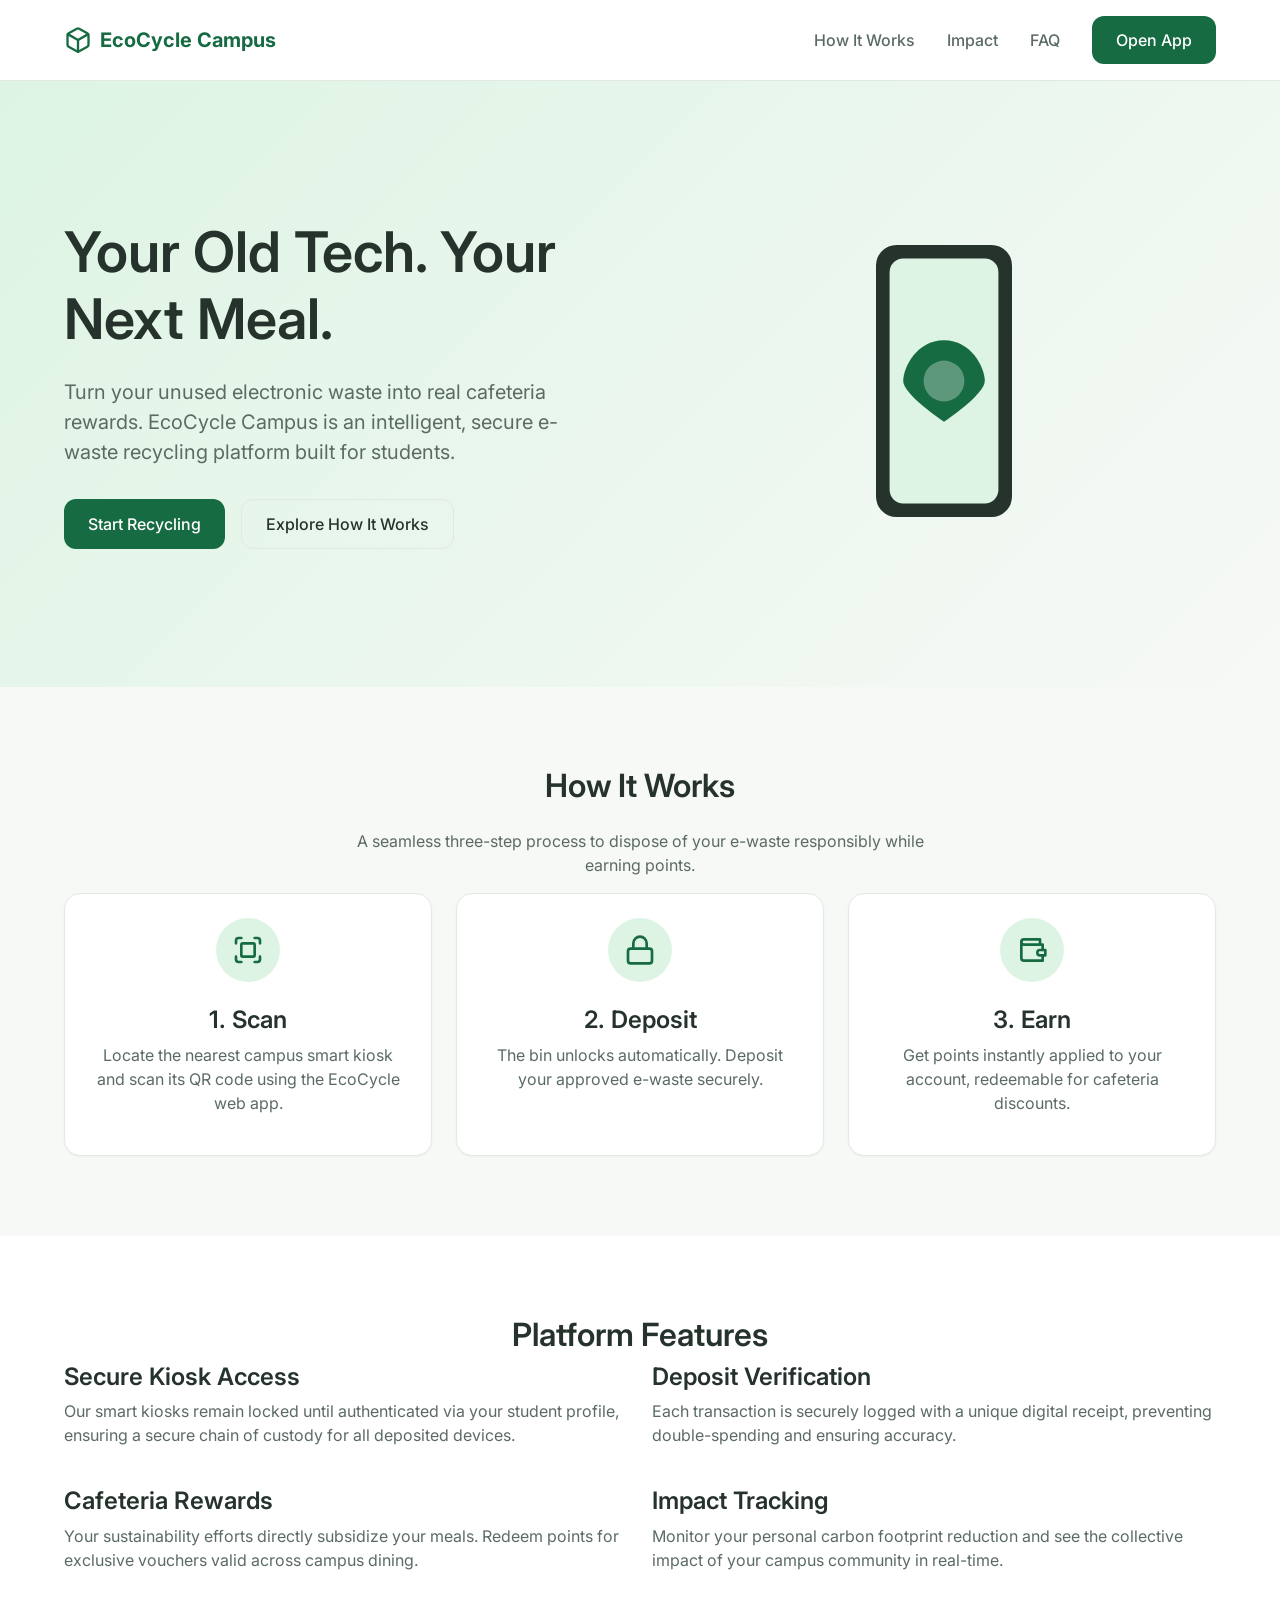
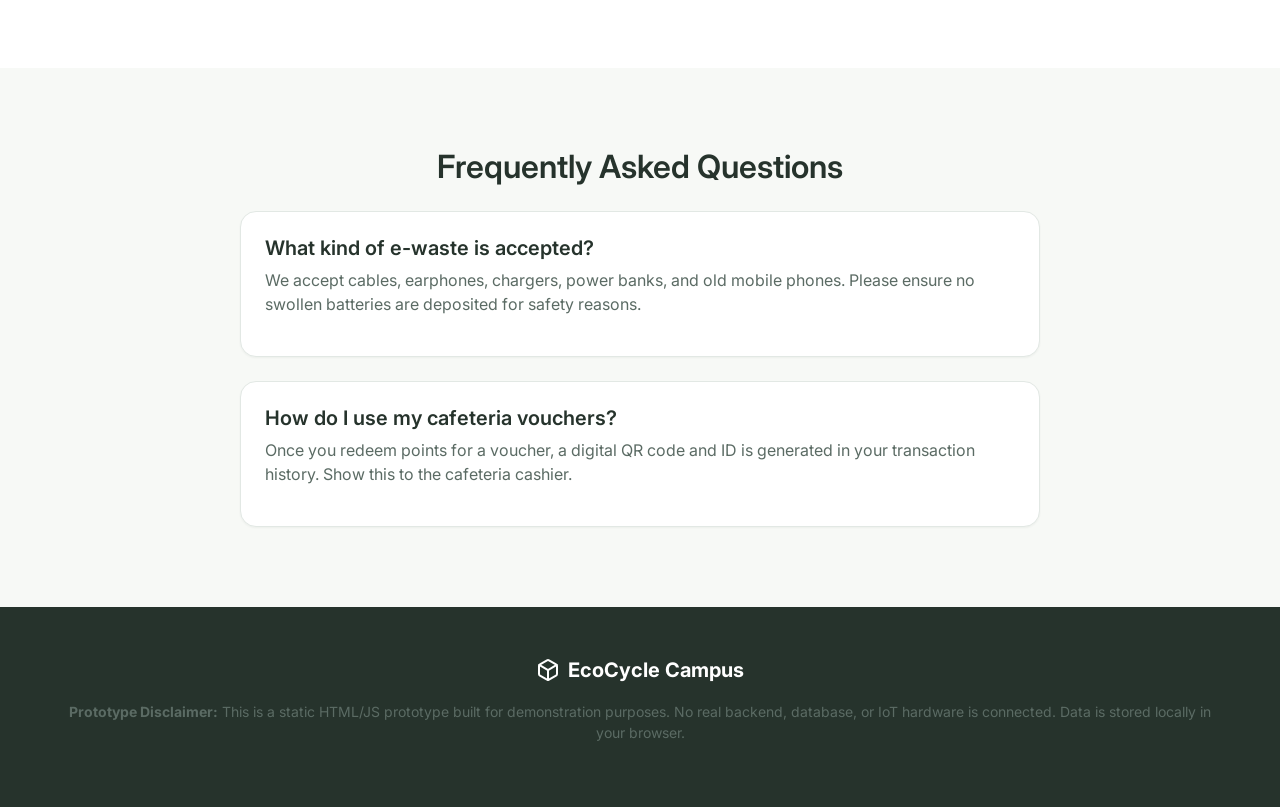
<file: index.html>
<!DOCTYPE html>
<html lang="en">
<head>
  <meta charset="UTF-8">
  <meta name="viewport" content="width=device-width, initial-scale=1.0">
  <title>EcoCycle Campus | Your Old Tech. Your Next Meal.</title>
  <link rel="stylesheet" href="css/style.css">
</head>
<body data-page="landing">
  <header class="landing-header">
    <div class="sidebar-logo">
      <svg width="28" height="28" viewBox="0 0 24 24" fill="none" stroke="currentColor" stroke-width="2" stroke-linecap="round" stroke-linejoin="round"><path d="M21 16V8a2 2 0 0 0-1-1.73l-7-4a2 2 0 0 0-2 0l-7 4A2 2 0 0 0 3 8v8a2 2 0 0 0 1 1.73l7 4a2 2 0 0 0 2 0l7-4A2 2 0 0 0 21 16z"></path><polyline points="3.27 6.96 12 12.01 20.73 6.96"></polyline><line x1="12" y1="22.08" x2="12" y2="12"></line></svg>
      EcoCycle Campus
    </div>
    <nav class="landing-nav">
      <a href="#how-it-works">How It Works</a>
      <a href="#impact">Impact</a>
      <a href="#faq">FAQ</a>
      <a href="dashboard.html" class="btn btn-primary">Open App</a>
    </nav>
  </header>

  <main>
    <section class="hero">
      <div>
        <h1>Your Old Tech. Your Next Meal.</h1>
        <p>Turn your unused electronic waste into real cafeteria rewards. EcoCycle Campus is an intelligent, secure e-waste recycling platform built for students.</p>
        <div class="flex gap-4">
          <a href="dashboard.html" class="btn btn-primary">Start Recycling</a>
          <a href="#how-it-works" class="btn btn-outline">Explore How It Works</a>
        </div>
      </div>
      <div>
        <!-- Hero Illustration using a nice svg structure -->
        <svg viewBox="0 0 400 300" width="100%" height="100%" xmlns="http://www.w3.org/2000/svg">
          <rect width="400" height="300" fill="transparent" />
          <!-- Abstract Device / Leaf composition -->
          <rect x="150" y="50" width="100" height="200" rx="15" fill="var(--dark-charcoal)" />
          <rect x="160" y="60" width="80" height="180" rx="10" fill="var(--mint-green)" />
          <path d="M200 120 C 180 120, 170 140, 170 150 C 170 160, 200 180, 200 180 C 200 180, 230 160, 230 150 C 230 140, 220 120, 200 120 Z" fill="var(--forest-green)"/>
          <circle cx="200" cy="150" r="15" fill="white" opacity="0.3" />
        </svg>
      </div>
    </section>

    <section id="how-it-works" style="padding: 5rem 5%;">
      <h2 class="text-center mb-6">How It Works</h2>
      <p class="text-center mb-8" style="max-width: 600px; margin-inline: auto;">A seamless three-step process to dispose of your e-waste responsibly while earning points.</p>
      
      <div class="grid grid-3 text-center">
        <div class="card">
          <div style="background: var(--mint-green); width: 64px; height: 64px; border-radius: 50%; display: flex; align-items: center; justify-content: center; margin: 0 auto 1.5rem;">
            <svg width="32" height="32" viewBox="0 0 24 24" fill="none" stroke="var(--forest-green)" stroke-width="2" stroke-linecap="round" stroke-linejoin="round"><path d="M3 7V5a2 2 0 0 1 2-2h2"></path><path d="M17 3h2a2 2 0 0 1 2 2v2"></path><path d="M21 17v2a2 2 0 0 1-2 2h-2"></path><path d="M7 21H5a2 2 0 0 1-2-2v-2"></path><rect x="7" y="7" width="10" height="10" rx="1" ry="1"></rect></svg>
          </div>
          <h3>1. Scan</h3>
          <p>Locate the nearest campus smart kiosk and scan its QR code using the EcoCycle web app.</p>
        </div>
        <div class="card">
          <div style="background: var(--mint-green); width: 64px; height: 64px; border-radius: 50%; display: flex; align-items: center; justify-content: center; margin: 0 auto 1.5rem;">
            <svg width="32" height="32" viewBox="0 0 24 24" fill="none" stroke="var(--forest-green)" stroke-width="2" stroke-linecap="round" stroke-linejoin="round"><rect x="3" y="11" width="18" height="11" rx="2" ry="2"></rect><path d="M7 11V7a5 5 0 0 1 10 0v4"></path></svg>
          </div>
          <h3>2. Deposit</h3>
          <p>The bin unlocks automatically. Deposit your approved e-waste securely.</p>
        </div>
        <div class="card">
          <div style="background: var(--mint-green); width: 64px; height: 64px; border-radius: 50%; display: flex; align-items: center; justify-content: center; margin: 0 auto 1.5rem;">
            <svg width="32" height="32" viewBox="0 0 24 24" fill="none" stroke="var(--forest-green)" stroke-width="2" stroke-linecap="round" stroke-linejoin="round"><path d="M20 12V8H6a2 2 0 0 1-2-2c0-1.1.9-2 2-2h12v4"></path><path d="M4 6v12c0 1.1.9 2 2 2h14v-4"></path><path d="M18 12a2 2 0 0 0-2 2c0 1.1.9 2 2 2h4v-4h-4z"></path></svg>
          </div>
          <h3>3. Earn</h3>
          <p>Get points instantly applied to your account, redeemable for cafeteria discounts.</p>
        </div>
      </div>
    </section>

    <section id="features" style="padding: 5rem 5%; background: white;">
      <h2 class="text-center mb-8">Platform Features</h2>
      <div class="grid grid-2">
        <div>
          <h3>Secure Kiosk Access</h3>
          <p>Our smart kiosks remain locked until authenticated via your student profile, ensuring a secure chain of custody for all deposited devices.</p>
        </div>
        <div>
          <h3>Deposit Verification</h3>
          <p>Each transaction is securely logged with a unique digital receipt, preventing double-spending and ensuring accuracy.</p>
        </div>
        <div>
          <h3>Cafeteria Rewards</h3>
          <p>Your sustainability efforts directly subsidize your meals. Redeem points for exclusive vouchers valid across campus dining.</p>
        </div>
        <div>
          <h3>Impact Tracking</h3>
          <p>Monitor your personal carbon footprint reduction and see the collective impact of your campus community in real-time.</p>
        </div>
      </div>
    </section>

    <section id="faq" style="padding: 5rem 5%;">
      <h2 class="text-center mb-6">Frequently Asked Questions</h2>
      <div style="max-width: 800px; margin: 0 auto;" class="grid">
        <div class="card">
          <h4>What kind of e-waste is accepted?</h4>
          <p>We accept cables, earphones, chargers, power banks, and old mobile phones. Please ensure no swollen batteries are deposited for safety reasons.</p>
        </div>
        <div class="card">
          <h4>How do I use my cafeteria vouchers?</h4>
          <p>Once you redeem points for a voucher, a digital QR code and ID is generated in your transaction history. Show this to the cafeteria cashier.</p>
        </div>
      </div>
    </section>
  </main>

  <footer style="background: var(--dark-charcoal); color: white; padding: 3rem 5%; text-align: center;">
    <div class="sidebar-logo mb-4" style="color: white; justify-content: center;">
      <svg width="24" height="24" viewBox="0 0 24 24" fill="none" stroke="currentColor" stroke-width="2" stroke-linecap="round" stroke-linejoin="round"><path d="M21 16V8a2 2 0 0 0-1-1.73l-7-4a2 2 0 0 0-2 0l-7 4A2 2 0 0 0 3 8v8a2 2 0 0 0 1 1.73l7 4a2 2 0 0 0 2 0l7-4A2 2 0 0 0 21 16z"></path><polyline points="3.27 6.96 12 12.01 20.73 6.96"></polyline><line x1="12" y1="22.08" x2="12" y2="12"></line></svg>
      EcoCycle Campus
    </div>
    <p style="color: var(--text-muted); font-size: 0.875rem;">
      <strong>Prototype Disclaimer:</strong> This is a static HTML/JS prototype built for demonstration purposes. No real backend, database, or IoT hardware is connected. Data is stored locally in your browser.
    </p>
  </footer>

  <script src="js/data.js"></script>
  <script src="js/app.js"></script>
</body>
</html>
</file>
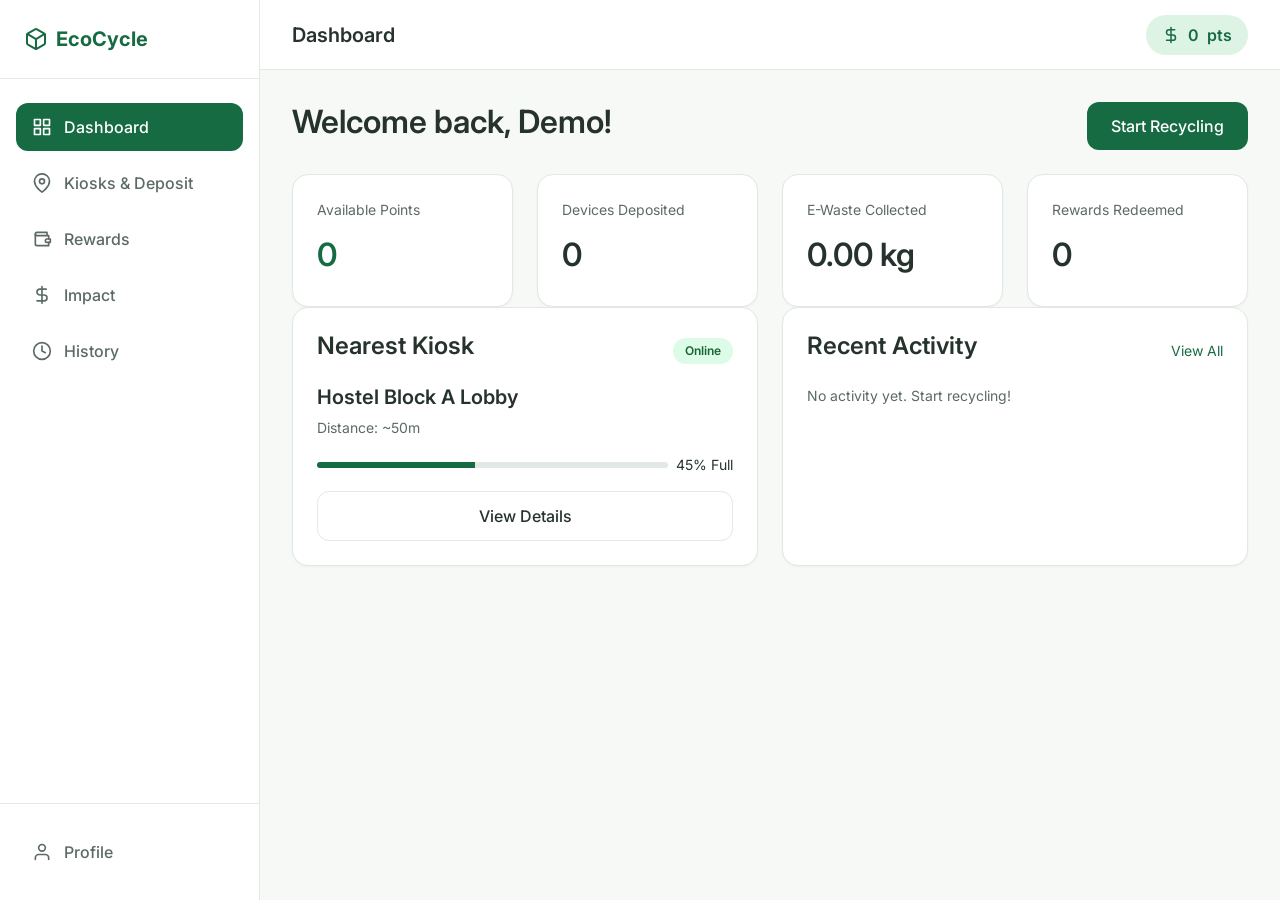
<file: dashboard.html>
<!DOCTYPE html>
<html lang="en">
<head>
  <meta charset="UTF-8">
  <meta name="viewport" content="width=device-width, initial-scale=1.0">
  <title>Dashboard | EcoCycle Campus</title>
  <link rel="stylesheet" href="css/style.css">
</head>
<body data-page="dashboard">
  <div class="app-container">
    
    <!-- Sidebar for Desktop -->
    <aside class="sidebar">
      <div class="sidebar-header">
        <div class="sidebar-logo">
          <svg width="24" height="24" viewBox="0 0 24 24" fill="none" stroke="currentColor" stroke-width="2" stroke-linecap="round" stroke-linejoin="round"><path d="M21 16V8a2 2 0 0 0-1-1.73l-7-4a2 2 0 0 0-2 0l-7 4A2 2 0 0 0 3 8v8a2 2 0 0 0 1 1.73l7 4a2 2 0 0 0 2 0l7-4A2 2 0 0 0 21 16z"></path><polyline points="3.27 6.96 12 12.01 20.73 6.96"></polyline><line x1="12" y1="22.08" x2="12" y2="12"></line></svg>
          EcoCycle
        </div>
      </div>
      <nav class="sidebar-nav">
        <a href="dashboard.html" class="nav-item" data-target="dashboard">
          <svg width="20" height="20" viewBox="0 0 24 24" fill="none" stroke="currentColor" stroke-width="2" stroke-linecap="round" stroke-linejoin="round"><rect x="3" y="3" width="7" height="7"></rect><rect x="14" y="3" width="7" height="7"></rect><rect x="14" y="14" width="7" height="7"></rect><rect x="3" y="14" width="7" height="7"></rect></svg>
          Dashboard
        </a>
        <a href="kiosks.html" class="nav-item" data-target="kiosks">
          <svg width="20" height="20" viewBox="0 0 24 24" fill="none" stroke="currentColor" stroke-width="2" stroke-linecap="round" stroke-linejoin="round"><path d="M21 10c0 7-9 13-9 13s-9-6-9-13a9 9 0 0 1 18 0z"></path><circle cx="12" cy="10" r="3"></circle></svg>
          Kiosks & Deposit
        </a>
        <a href="rewards.html" class="nav-item" data-target="rewards">
          <svg width="20" height="20" viewBox="0 0 24 24" fill="none" stroke="currentColor" stroke-width="2" stroke-linecap="round" stroke-linejoin="round"><path d="M20 12V8H6a2 2 0 0 1-2-2c0-1.1.9-2 2-2h12v4"></path><path d="M4 6v12c0 1.1.9 2 2 2h14v-4"></path><path d="M18 12a2 2 0 0 0-2 2c0 1.1.9 2 2 2h4v-4h-4z"></path></svg>
          Rewards
        </a>
        <a href="impact.html" class="nav-item" data-target="impact">
          <svg width="20" height="20" viewBox="0 0 24 24" fill="none" stroke="currentColor" stroke-width="2" stroke-linecap="round" stroke-linejoin="round"><path d="M12 2v20"></path><path d="M17 5H9.5a3.5 3.5 0 0 0 0 7h5a3.5 3.5 0 0 1 0 7H6"></path></svg>
          Impact
        </a>
        <a href="history.html" class="nav-item" data-target="history">
          <svg width="20" height="20" viewBox="0 0 24 24" fill="none" stroke="currentColor" stroke-width="2" stroke-linecap="round" stroke-linejoin="round"><circle cx="12" cy="12" r="10"></circle><polyline points="12 6 12 12 16 14"></polyline></svg>
          History
        </a>
      </nav>
      <div class="sidebar-footer">
        <a href="profile.html" class="nav-item" data-target="profile">
          <svg width="20" height="20" viewBox="0 0 24 24" fill="none" stroke="currentColor" stroke-width="2" stroke-linecap="round" stroke-linejoin="round"><path d="M20 21v-2a4 4 0 0 0-4-4H8a4 4 0 0 0-4 4v2"></path><circle cx="12" cy="7" r="4"></circle></svg>
          Profile
        </a>
      </div>
    </aside>

    <!-- Main Content -->
    <div class="app-content">
      <header class="top-header">
        <h1 class="header-title">Dashboard</h1>
        <div class="header-actions">
          <div class="points-badge">
            <svg width="18" height="18" viewBox="0 0 24 24" fill="none" stroke="currentColor" stroke-width="2" stroke-linecap="round" stroke-linejoin="round"><path d="M12 2v20"></path><path d="M17 5H9.5a3.5 3.5 0 0 0 0 7h5a3.5 3.5 0 0 1 0 7H6"></path></svg>
            <span class="user-balance">0</span> pts
          </div>
        </div>
      </header>

      <main class="main-content">
        <div class="flex justify-between items-center mb-6">
          <h2 id="welcome-msg">Welcome back, Student!</h2>
          <a href="kiosks.html" class="btn btn-primary">Start Recycling</a>
        </div>

        <!-- Stat Cards -->
        <div class="grid grid-4 mb-8">
          <div class="card">
            <p class="text-sm">Available Points</p>
            <h2 class="text-success"><span class="user-balance">0</span></h2>
          </div>
          <div class="card">
            <p class="text-sm">Devices Deposited</p>
            <h2 id="stat-devices">0</h2>
          </div>
          <div class="card">
            <p class="text-sm">E-Waste Collected</p>
            <h2 id="stat-weight">0.00 <span class="text-sm">kg</span></h2>
          </div>
          <div class="card">
            <p class="text-sm">Rewards Redeemed</p>
            <h2 id="stat-rewards">0</h2>
          </div>
        </div>

        <div class="grid grid-2">
          <!-- Nearest Kiosk -->
          <div class="card">
            <div class="flex justify-between items-center mb-4">
              <h3>Nearest Kiosk</h3>
              <span class="badge badge-success">Online</span>
            </div>
            <div class="mb-4">
              <h4 class="mb-2">Hostel Block A Lobby</h4>
              <p class="text-sm">Distance: ~50m</p>
              <div class="flex items-center gap-2 text-sm mt-2">
                <div style="flex: 1; height: 6px; background: var(--border-color); border-radius: 3px; overflow: hidden;">
                  <div style="width: 45%; height: 100%; background: var(--forest-green);"></div>
                </div>
                <span>45% Full</span>
              </div>
            </div>
            <a href="kiosks.html" class="btn btn-outline" style="width: 100%;">View Details</a>
          </div>

          <!-- Recent Transactions -->
          <div class="card">
            <div class="flex justify-between items-center mb-4">
              <h3>Recent Activity</h3>
              <a href="history.html" class="text-sm" style="color: var(--forest-green);">View All</a>
            </div>
            <div id="recent-activity-list" class="flex flex-col gap-4">
              <!-- Rendered via JS -->
            </div>
          </div>
        </div>
      </main>
    </div>

    <!-- Bottom Nav for Mobile -->
    <nav class="bottom-nav">
      <a href="dashboard.html" class="bottom-nav-item" data-target="dashboard">
        <svg width="24" height="24" viewBox="0 0 24 24" fill="none" stroke="currentColor" stroke-width="2" stroke-linecap="round" stroke-linejoin="round"><rect x="3" y="3" width="7" height="7"></rect><rect x="14" y="3" width="7" height="7"></rect><rect x="14" y="14" width="7" height="7"></rect><rect x="3" y="14" width="7" height="7"></rect></svg>
        <span>Home</span>
      </a>
      <a href="kiosks.html" class="bottom-nav-item" data-target="kiosks">
        <svg width="24" height="24" viewBox="0 0 24 24" fill="none" stroke="currentColor" stroke-width="2" stroke-linecap="round" stroke-linejoin="round"><path d="M21 10c0 7-9 13-9 13s-9-6-9-13a9 9 0 0 1 18 0z"></path><circle cx="12" cy="10" r="3"></circle></svg>
        <span>Scan</span>
      </a>
      <a href="rewards.html" class="bottom-nav-item" data-target="rewards">
        <svg width="24" height="24" viewBox="0 0 24 24" fill="none" stroke="currentColor" stroke-width="2" stroke-linecap="round" stroke-linejoin="round"><path d="M20 12V8H6a2 2 0 0 1-2-2c0-1.1.9-2 2-2h12v4"></path><path d="M4 6v12c0 1.1.9 2 2 2h14v-4"></path><path d="M18 12a2 2 0 0 0-2 2c0 1.1.9 2 2 2h4v-4h-4z"></path></svg>
        <span>Rewards</span>
      </a>
      <a href="profile.html" class="bottom-nav-item" data-target="profile">
        <svg width="24" height="24" viewBox="0 0 24 24" fill="none" stroke="currentColor" stroke-width="2" stroke-linecap="round" stroke-linejoin="round"><path d="M20 21v-2a4 4 0 0 0-4-4H8a4 4 0 0 0-4 4v2"></path><circle cx="12" cy="7" r="4"></circle></svg>
        <span>Profile</span>
      </a>
    </nav>
  </div>

  <script src="js/data.js"></script>
  <script src="js/app.js"></script>
  <script>
    document.addEventListener('DOMContentLoaded', () => {
      const profile = store.getProfile();
      document.getElementById('welcome-msg').textContent = `Welcome back, ${profile.name.split(' ')[0]}!`;

      const stats = store.getImpactStats();
      document.getElementById('stat-devices').textContent = stats.totalDeposits;
      document.getElementById('stat-weight').textContent = stats.estimatedWeightKg + ' kg';
      document.getElementById('stat-rewards').textContent = store.getVouchers().length;

      // Populate recent activity
      const txs = store.getTransactions().slice(0, 3); // top 3
      const listEl = document.getElementById('recent-activity-list');
      
      if (txs.length === 0) {
        listEl.innerHTML = '<p class="text-sm">No activity yet. Start recycling!</p>';
      } else {
        txs.forEach(tx => {
          const cat = DEVICE_CATEGORIES.find(c => c.id === tx.categoryId);
          const date = new Date(tx.timestamp).toLocaleDateString();
          listEl.innerHTML += `
            <div class="flex justify-between items-center" style="padding-bottom: 0.5rem; border-bottom: 1px solid var(--border-color);">
              <div>
                <p class="font-bold text-sm">${cat ? cat.name : 'Device'}</p>
                <p class="text-sm text-muted">${date} &bull; ${tx.kioskId}</p>
              </div>
              <span class="text-success font-bold">+${tx.points}</span>
            </div>
          `;
        });
      }
    });
  </script>
</body>
</html>
</file>
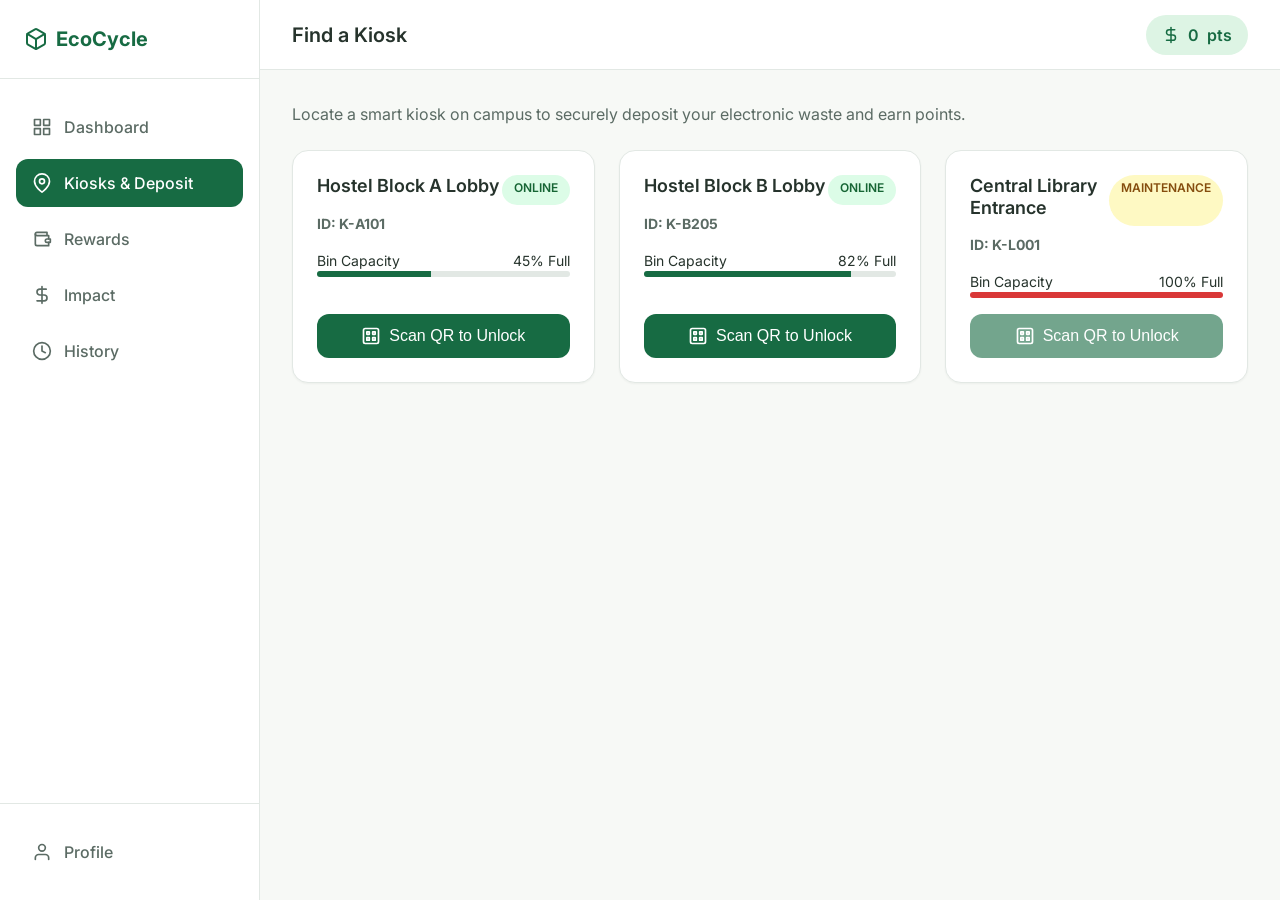
<file: deposit.html>
<!DOCTYPE html>
<html lang="en">
<head>
  <meta charset="UTF-8">
  <meta name="viewport" content="width=device-width, initial-scale=1.0">
  <title>Deposit | EcoCycle Campus</title>
  <link rel="stylesheet" href="css/style.css">
</head>
<body data-page="kiosks">
  <div class="app-container">
    
    <!-- Sidebar -->
    <aside class="sidebar">
      <div class="sidebar-header">
        <div class="sidebar-logo">
          <svg width="24" height="24" viewBox="0 0 24 24" fill="none" stroke="currentColor" stroke-width="2" stroke-linecap="round" stroke-linejoin="round"><path d="M21 16V8a2 2 0 0 0-1-1.73l-7-4a2 2 0 0 0-2 0l-7 4A2 2 0 0 0 3 8v8a2 2 0 0 0 1 1.73l7 4a2 2 0 0 0 2 0l7-4A2 2 0 0 0 21 16z"></path><polyline points="3.27 6.96 12 12.01 20.73 6.96"></polyline><line x1="12" y1="22.08" x2="12" y2="12"></line></svg>
          EcoCycle
        </div>
      </div>
      <nav class="sidebar-nav">
        <!-- Minimal nav since this is a flow -->
        <a href="dashboard.html" class="nav-item">Cancel Deposit</a>
      </nav>
    </aside>

    <div class="app-content">
      <header class="top-header">
        <h1 class="header-title">E-Waste Deposit</h1>
        <div class="header-actions">
          <a href="dashboard.html" class="btn btn-outline text-sm">Cancel</a>
        </div>
      </header>

      <main class="main-content" style="max-width: 600px;">
        
        <!-- Step 1: Unlocking -->
        <div id="step-unlocking" class="card text-center py-8">
          <div class="spinner mb-6"></div>
          <h3>Unlocking Bin securely...</h3>
          <p>Please wait while we establish a secure connection with Kiosk <span id="kiosk-id-display" class="font-bold"></span>.</p>
        </div>

        <!-- Step 2: Select Category -->
        <div id="step-select" class="card" style="display: none;">
          <h3 class="mb-4">Select Device Type</h3>
          <p class="mb-6 text-sm">The bin is open. What are you depositing today? Please ensure batteries are not swollen or damaged.</p>
          
          <div class="grid grid-2 mb-6" id="category-grid">
            <!-- Populated via JS -->
          </div>
          
          <div style="background: #FEF2F2; padding: 1rem; border-radius: var(--radius-sm); border: 1px solid #FEE2E2;" class="mb-6 text-sm text-danger flex items-center gap-2">
            <svg width="24" height="24" viewBox="0 0 24 24" fill="none" stroke="currentColor" stroke-width="2" stroke-linecap="round" stroke-linejoin="round"><path d="M10.29 3.86L1.82 18a2 2 0 0 0 1.71 3h16.94a2 2 0 0 0 1.71-3L13.71 3.86a2 2 0 0 0-3.42 0z"></path><line x1="12" y1="9" x2="12" y2="13"></line><line x1="12" y1="17" x2="12.01" y2="17"></line></svg>
            <p style="margin:0; color: inherit;">Safety Notice: Do not deposit leaking batteries, shattered glass, or highly hazardous materials.</p>
          </div>

          <button id="btn-proceed" class="btn btn-primary" style="width: 100%;" disabled>Proceed to Verify</button>
        </div>

        <!-- Step 3: Verifying -->
        <div id="step-verifying" class="card text-center py-8" style="display: none;">
          <div class="spinner mb-6"></div>
          <h3>Verifying Deposit...</h3>
          <p>The internal sensors are weighing and scanning your device. Please wait.</p>
        </div>

        <!-- Step 4: Success Receipt -->
        <div id="step-success" class="card text-center" style="display: none; padding: 3rem 2rem;">
          <div style="background: var(--mint-green); width: 80px; height: 80px; border-radius: 50%; display: flex; align-items: center; justify-content: center; margin: 0 auto 1.5rem;">
            <svg width="40" height="40" viewBox="0 0 24 24" fill="none" stroke="var(--forest-green)" stroke-width="3" stroke-linecap="round" stroke-linejoin="round"><polyline points="20 6 9 17 4 12"></polyline></svg>
          </div>
          <h2 class="mb-2">Deposit Successful!</h2>
          <p class="mb-6">Thank you for recycling responsibly.</p>
          
          <div style="background: var(--warm-white); border-radius: var(--radius-md); padding: 1.5rem; text-align: left; border: 1px solid var(--border-color);" class="mb-6">
            <div class="flex justify-between mb-2">
              <span class="text-muted">Transaction ID:</span>
              <span class="font-bold" id="receipt-tx">---</span>
            </div>
            <div class="flex justify-between mb-2">
              <span class="text-muted">Kiosk:</span>
              <span class="font-bold" id="receipt-kiosk">---</span>
            </div>
            <div class="flex justify-between mb-2">
              <span class="text-muted">Item:</span>
              <span class="font-bold" id="receipt-item">---</span>
            </div>
            <hr style="border: 0; border-top: 1px dashed var(--border-color); margin: 1rem 0;">
            <div class="flex justify-between">
              <span class="text-muted font-bold">Points Earned:</span>
              <span class="text-success font-bold" style="font-size: 1.25rem;" id="receipt-points">+0</span>
            </div>
          </div>

          <a href="dashboard.html" class="btn btn-primary" style="width: 100%;">Return to Dashboard</a>
        </div>

      </main>
    </div>
  </div>

  <script src="js/data.js"></script>
  <script src="js/app.js"></script>
  <script>
    let flowState = null;
    let selectedCategory = null;
    let transactionCompleted = false;

    document.addEventListener('DOMContentLoaded', () => {
      const rawFlow = localStorage.getItem('ecocycle_kiosk_flow');
      if (!rawFlow) {
        window.location.href = 'kiosks.html';
        return;
      }
      flowState = JSON.parse(rawFlow);
      document.getElementById('kiosk-id-display').textContent = flowState.kioskId;

      // Simulate bin unlocking delay
      setTimeout(() => {
        document.getElementById('step-unlocking').style.display = 'none';
        showSelectStep();
      }, 2000);
    });

    function showSelectStep() {
      document.getElementById('step-select').style.display = 'block';
      const grid = document.getElementById('category-grid');
      
      DEVICE_CATEGORIES.forEach(cat => {
        const div = document.createElement('div');
        div.className = 'card cursor-pointer';
        div.style.padding = '1rem';
        div.style.cursor = 'pointer';
        div.style.border = '2px solid var(--border-color)';
        div.style.transition = 'var(--transition)';
        div.innerHTML = `
          <div class="flex justify-between items-center mb-2">
            <span class="font-bold">${cat.name}</span>
          </div>
          <p class="text-sm text-success font-bold">+${cat.points} pts</p>
        `;
        
        div.onclick = () => {
          // Deselect all
          Array.from(grid.children).forEach(child => child.style.borderColor = 'var(--border-color)');
          // Select this
          div.style.borderColor = 'var(--forest-green)';
          selectedCategory = cat;
          document.getElementById('btn-proceed').disabled = false;
        };
        grid.appendChild(div);
      });

      document.getElementById('btn-proceed').onclick = () => {
        if (!selectedCategory || transactionCompleted) return;
        document.getElementById('step-select').style.display = 'none';
        document.getElementById('step-verifying').style.display = 'block';
        
        // Simulate verification logic
        setTimeout(() => {
          completeDeposit();
        }, 2500);
      };
    }

    function completeDeposit() {
      if (transactionCompleted) return; // Prevent duplicate
      transactionCompleted = true;

      const tx = store.addDepositTransaction(selectedCategory.id, flowState.kioskId, selectedCategory.points);
      
      // Cleanup flow state
      localStorage.removeItem('ecocycle_kiosk_flow');

      // Show success
      document.getElementById('step-verifying').style.display = 'none';
      document.getElementById('step-success').style.display = 'block';
      
      document.getElementById('receipt-tx').textContent = tx.id;
      document.getElementById('receipt-kiosk').textContent = tx.kioskId;
      document.getElementById('receipt-item').textContent = selectedCategory.name;
      document.getElementById('receipt-points').textContent = `+${tx.points}`;
      
      // Prevent back navigation from recreating the transaction
      history.pushState(null, '', 'dashboard.html');
    }
  </script>
</body>
</html>
</file>
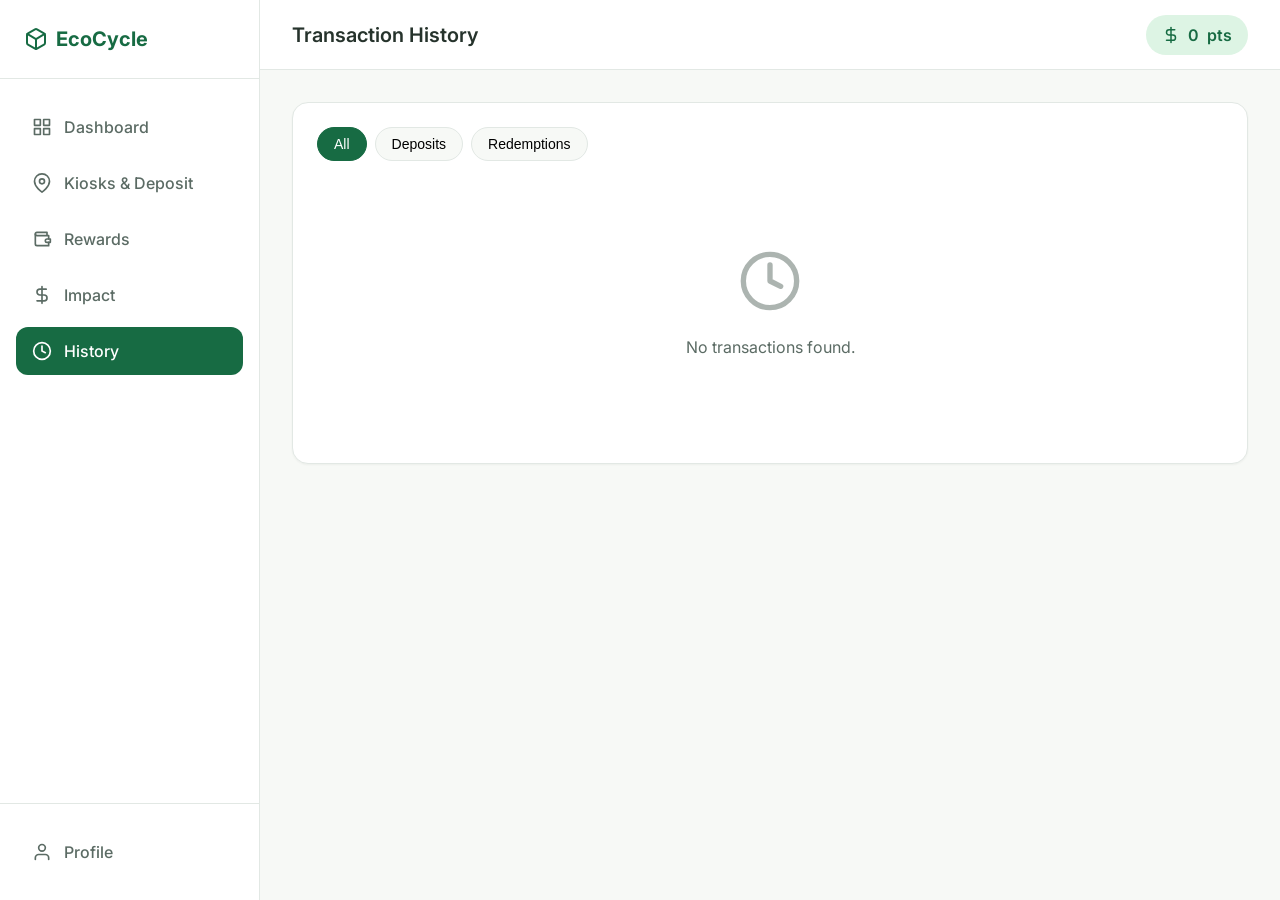
<file: history.html>
<!DOCTYPE html>
<html lang="en">
<head>
  <meta charset="UTF-8">
  <meta name="viewport" content="width=device-width, initial-scale=1.0">
  <title>History | EcoCycle Campus</title>
  <link rel="stylesheet" href="css/style.css">
  <style>
    .history-item {
      display: flex;
      justify-content: space-between;
      align-items: center;
      padding: 1rem 0;
      border-bottom: 1px solid var(--border-color);
    }
    .history-item:last-child {
      border-bottom: none;
    }
    .filter-btn {
      padding: 0.5rem 1rem;
      border-radius: var(--radius-full);
      background: var(--warm-white);
      border: 1px solid var(--border-color);
      cursor: pointer;
      font-weight: 500;
      font-size: 0.875rem;
      transition: var(--transition);
    }
    .filter-btn.active {
      background: var(--forest-green);
      color: white;
      border-color: var(--forest-green);
    }
  </style>
</head>
<body data-page="history">
  <div class="app-container">
    
    <!-- Sidebar -->
    <aside class="sidebar">
      <div class="sidebar-header">
        <div class="sidebar-logo">
          <svg width="24" height="24" viewBox="0 0 24 24" fill="none" stroke="currentColor" stroke-width="2" stroke-linecap="round" stroke-linejoin="round"><path d="M21 16V8a2 2 0 0 0-1-1.73l-7-4a2 2 0 0 0-2 0l-7 4A2 2 0 0 0 3 8v8a2 2 0 0 0 1 1.73l7 4a2 2 0 0 0 2 0l7-4A2 2 0 0 0 21 16z"></path><polyline points="3.27 6.96 12 12.01 20.73 6.96"></polyline><line x1="12" y1="22.08" x2="12" y2="12"></line></svg>
          EcoCycle
        </div>
      </div>
      <nav class="sidebar-nav">
        <a href="dashboard.html" class="nav-item" data-target="dashboard">
          <svg width="20" height="20" viewBox="0 0 24 24" fill="none" stroke="currentColor" stroke-width="2" stroke-linecap="round" stroke-linejoin="round"><rect x="3" y="3" width="7" height="7"></rect><rect x="14" y="3" width="7" height="7"></rect><rect x="14" y="14" width="7" height="7"></rect><rect x="3" y="14" width="7" height="7"></rect></svg>
          Dashboard
        </a>
        <a href="kiosks.html" class="nav-item" data-target="kiosks">
          <svg width="20" height="20" viewBox="0 0 24 24" fill="none" stroke="currentColor" stroke-width="2" stroke-linecap="round" stroke-linejoin="round"><path d="M21 10c0 7-9 13-9 13s-9-6-9-13a9 9 0 0 1 18 0z"></path><circle cx="12" cy="10" r="3"></circle></svg>
          Kiosks & Deposit
        </a>
        <a href="rewards.html" class="nav-item" data-target="rewards">
          <svg width="20" height="20" viewBox="0 0 24 24" fill="none" stroke="currentColor" stroke-width="2" stroke-linecap="round" stroke-linejoin="round"><path d="M20 12V8H6a2 2 0 0 1-2-2c0-1.1.9-2 2-2h12v4"></path><path d="M4 6v12c0 1.1.9 2 2 2h14v-4"></path><path d="M18 12a2 2 0 0 0-2 2c0 1.1.9 2 2 2h4v-4h-4z"></path></svg>
          Rewards
        </a>
        <a href="impact.html" class="nav-item" data-target="impact">
          <svg width="20" height="20" viewBox="0 0 24 24" fill="none" stroke="currentColor" stroke-width="2" stroke-linecap="round" stroke-linejoin="round"><path d="M12 2v20"></path><path d="M17 5H9.5a3.5 3.5 0 0 0 0 7h5a3.5 3.5 0 0 1 0 7H6"></path></svg>
          Impact
        </a>
        <a href="history.html" class="nav-item" data-target="history">
          <svg width="20" height="20" viewBox="0 0 24 24" fill="none" stroke="currentColor" stroke-width="2" stroke-linecap="round" stroke-linejoin="round"><circle cx="12" cy="12" r="10"></circle><polyline points="12 6 12 12 16 14"></polyline></svg>
          History
        </a>
      </nav>
      <div class="sidebar-footer">
        <a href="profile.html" class="nav-item" data-target="profile">
          <svg width="20" height="20" viewBox="0 0 24 24" fill="none" stroke="currentColor" stroke-width="2" stroke-linecap="round" stroke-linejoin="round"><path d="M20 21v-2a4 4 0 0 0-4-4H8a4 4 0 0 0-4 4v2"></path><circle cx="12" cy="7" r="4"></circle></svg>
          Profile
        </a>
      </div>
    </aside>

    <!-- Main Content -->
    <div class="app-content">
      <header class="top-header">
        <h1 class="header-title">Transaction History</h1>
        <div class="header-actions">
          <div class="points-badge">
            <svg width="18" height="18" viewBox="0 0 24 24" fill="none" stroke="currentColor" stroke-width="2" stroke-linecap="round" stroke-linejoin="round"><path d="M12 2v20"></path><path d="M17 5H9.5a3.5 3.5 0 0 0 0 7h5a3.5 3.5 0 0 1 0 7H6"></path></svg>
            <span class="user-balance">0</span> pts
          </div>
        </div>
      </header>

      <main class="main-content">
        <div class="card">
          <div class="flex gap-2 mb-6">
            <button class="filter-btn active" onclick="setFilter('all', this)">All</button>
            <button class="filter-btn" onclick="setFilter('deposit', this)">Deposits</button>
            <button class="filter-btn" onclick="setFilter('redemption', this)">Redemptions</button>
          </div>

          <div id="history-list">
            <!-- Populated via JS -->
          </div>
        </div>
      </main>
    </div>

    <!-- Bottom Nav -->
    <nav class="bottom-nav">
      <a href="dashboard.html" class="bottom-nav-item" data-target="dashboard">
        <svg width="24" height="24" viewBox="0 0 24 24" fill="none" stroke="currentColor" stroke-width="2" stroke-linecap="round" stroke-linejoin="round"><rect x="3" y="3" width="7" height="7"></rect><rect x="14" y="3" width="7" height="7"></rect><rect x="14" y="14" width="7" height="7"></rect><rect x="3" y="14" width="7" height="7"></rect></svg>
        <span>Home</span>
      </a>
      <a href="kiosks.html" class="bottom-nav-item" data-target="kiosks">
        <svg width="24" height="24" viewBox="0 0 24 24" fill="none" stroke="currentColor" stroke-width="2" stroke-linecap="round" stroke-linejoin="round"><path d="M21 10c0 7-9 13-9 13s-9-6-9-13a9 9 0 0 1 18 0z"></path><circle cx="12" cy="10" r="3"></circle></svg>
        <span>Scan</span>
      </a>
      <a href="rewards.html" class="bottom-nav-item" data-target="rewards">
        <svg width="24" height="24" viewBox="0 0 24 24" fill="none" stroke="currentColor" stroke-width="2" stroke-linecap="round" stroke-linejoin="round"><path d="M20 12V8H6a2 2 0 0 1-2-2c0-1.1.9-2 2-2h12v4"></path><path d="M4 6v12c0 1.1.9 2 2 2h14v-4"></path><path d="M18 12a2 2 0 0 0-2 2c0 1.1.9 2 2 2h4v-4h-4z"></path></svg>
        <span>Rewards</span>
      </a>
      <a href="profile.html" class="bottom-nav-item" data-target="profile">
        <svg width="24" height="24" viewBox="0 0 24 24" fill="none" stroke="currentColor" stroke-width="2" stroke-linecap="round" stroke-linejoin="round"><path d="M20 21v-2a4 4 0 0 0-4-4H8a4 4 0 0 0-4 4v2"></path><circle cx="12" cy="7" r="4"></circle></svg>
        <span>Profile</span>
      </a>
    </nav>
  </div>

  <script src="js/data.js"></script>
  <script src="js/app.js"></script>
  <script>
    let currentFilter = 'all';

    document.addEventListener('DOMContentLoaded', () => {
      renderHistory();
    });

    function setFilter(filter, btnElement) {
      currentFilter = filter;
      document.querySelectorAll('.filter-btn').forEach(btn => btn.classList.remove('active'));
      btnElement.classList.add('active');
      renderHistory();
    }

    function renderHistory() {
      const txs = store.getTransactions().map(tx => ({...tx, _kind: 'deposit'}));
      const vouchers = store.getVouchers().map(v => ({...v, _kind: 'redemption'}));
      
      let combined = [...txs, ...vouchers];
      
      // Sort by timestamp desc
      combined.sort((a, b) => new Date(b.timestamp) - new Date(a.timestamp));

      // Filter
      if (currentFilter !== 'all') {
        combined = combined.filter(item => item._kind === currentFilter);
      }

      const listEl = document.getElementById('history-list');
      listEl.innerHTML = '';

      if (combined.length === 0) {
        listEl.innerHTML = `
          <div class="empty-state">
            <svg viewBox="0 0 24 24" fill="none" stroke="currentColor" stroke-width="2" stroke-linecap="round" stroke-linejoin="round"><circle cx="12" cy="12" r="10"></circle><polyline points="12 6 12 12 16 14"></polyline></svg>
            <p>No transactions found.</p>
          </div>
        `;
        return;
      }

      combined.forEach(item => {
        const isDeposit = item._kind === 'deposit';
        const date = new Date(item.timestamp).toLocaleString();
        
        let title, subtitle, amountClass, amountText, icon;
        
        if (isDeposit) {
          const cat = DEVICE_CATEGORIES.find(c => c.id === item.categoryId);
          title = `Deposited: ${cat ? cat.name : 'Device'}`;
          subtitle = `${date} &bull; ${item.kioskId} &bull; ID: ${item.id}`;
          amountClass = 'text-success';
          amountText = `+${item.points}`;
          icon = `<div style="background: var(--mint-green); border-radius: 50%; width: 40px; height: 40px; display: flex; align-items: center; justify-content: center; color: var(--forest-green);"><svg width="20" height="20" viewBox="0 0 24 24" fill="none" stroke="currentColor" stroke-width="2" stroke-linecap="round" stroke-linejoin="round"><polyline points="20 6 9 17 4 12"></polyline></svg></div>`;
        } else {
          title = `Redeemed: ${item.name}`;
          subtitle = `${date} &bull; ID: ${item.id}`;
          amountClass = 'text-danger';
          amountText = `-${item.cost}`;
          icon = `<div style="background: #FEF2F2; border-radius: 50%; width: 40px; height: 40px; display: flex; align-items: center; justify-content: center; color: var(--danger);"><svg width="20" height="20" viewBox="0 0 24 24" fill="none" stroke="currentColor" stroke-width="2" stroke-linecap="round" stroke-linejoin="round"><path d="M20 12V8H6a2 2 0 0 1-2-2c0-1.1.9-2 2-2h12v4"></path><path d="M4 6v12c0 1.1.9 2 2 2h14v-4"></path><path d="M18 12a2 2 0 0 0-2 2c0 1.1.9 2 2 2h4v-4h-4z"></path></svg></div>`;
        }

        listEl.innerHTML += `
          <div class="history-item">
            <div class="flex items-center gap-4">
              ${icon}
              <div>
                <p class="font-bold">${title}</p>
                <p class="text-sm text-muted">${subtitle}</p>
              </div>
            </div>
            <div class="${amountClass} font-bold" style="font-size: 1.125rem;">
              ${amountText}
            </div>
          </div>
        `;
      });
    }
  </script>
</body>
</html>
</file>
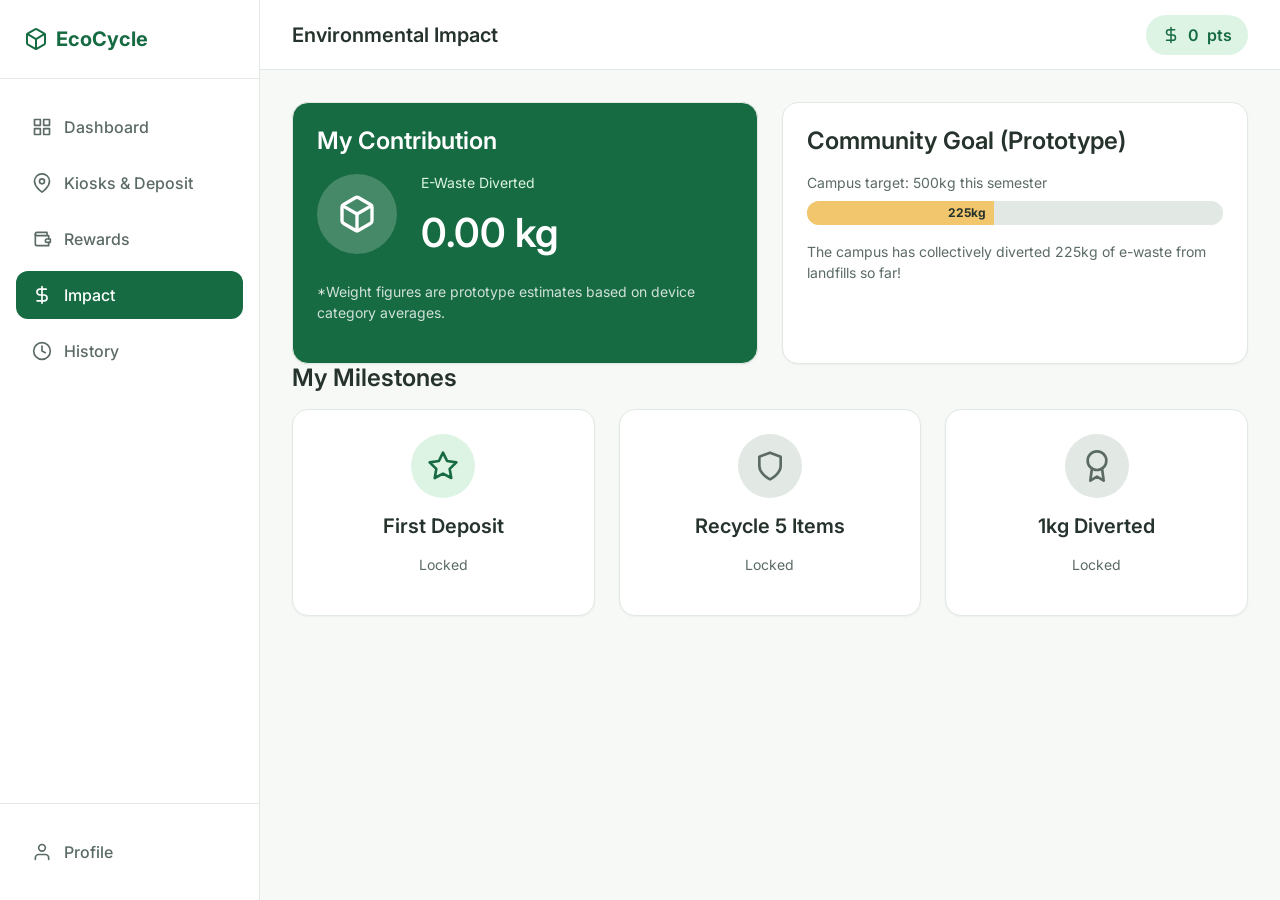
<file: impact.html>
<!DOCTYPE html>
<html lang="en">
<head>
  <meta charset="UTF-8">
  <meta name="viewport" content="width=device-width, initial-scale=1.0">
  <title>Impact | EcoCycle Campus</title>
  <link rel="stylesheet" href="css/style.css">
</head>
<body data-page="impact">
  <div class="app-container">
    
    <!-- Sidebar -->
    <aside class="sidebar">
      <div class="sidebar-header">
        <div class="sidebar-logo">
          <svg width="24" height="24" viewBox="0 0 24 24" fill="none" stroke="currentColor" stroke-width="2" stroke-linecap="round" stroke-linejoin="round"><path d="M21 16V8a2 2 0 0 0-1-1.73l-7-4a2 2 0 0 0-2 0l-7 4A2 2 0 0 0 3 8v8a2 2 0 0 0 1 1.73l7 4a2 2 0 0 0 2 0l7-4A2 2 0 0 0 21 16z"></path><polyline points="3.27 6.96 12 12.01 20.73 6.96"></polyline><line x1="12" y1="22.08" x2="12" y2="12"></line></svg>
          EcoCycle
        </div>
      </div>
      <nav class="sidebar-nav">
        <a href="dashboard.html" class="nav-item" data-target="dashboard">
          <svg width="20" height="20" viewBox="0 0 24 24" fill="none" stroke="currentColor" stroke-width="2" stroke-linecap="round" stroke-linejoin="round"><rect x="3" y="3" width="7" height="7"></rect><rect x="14" y="3" width="7" height="7"></rect><rect x="14" y="14" width="7" height="7"></rect><rect x="3" y="14" width="7" height="7"></rect></svg>
          Dashboard
        </a>
        <a href="kiosks.html" class="nav-item" data-target="kiosks">
          <svg width="20" height="20" viewBox="0 0 24 24" fill="none" stroke="currentColor" stroke-width="2" stroke-linecap="round" stroke-linejoin="round"><path d="M21 10c0 7-9 13-9 13s-9-6-9-13a9 9 0 0 1 18 0z"></path><circle cx="12" cy="10" r="3"></circle></svg>
          Kiosks & Deposit
        </a>
        <a href="rewards.html" class="nav-item" data-target="rewards">
          <svg width="20" height="20" viewBox="0 0 24 24" fill="none" stroke="currentColor" stroke-width="2" stroke-linecap="round" stroke-linejoin="round"><path d="M20 12V8H6a2 2 0 0 1-2-2c0-1.1.9-2 2-2h12v4"></path><path d="M4 6v12c0 1.1.9 2 2 2h14v-4"></path><path d="M18 12a2 2 0 0 0-2 2c0 1.1.9 2 2 2h4v-4h-4z"></path></svg>
          Rewards
        </a>
        <a href="impact.html" class="nav-item" data-target="impact">
          <svg width="20" height="20" viewBox="0 0 24 24" fill="none" stroke="currentColor" stroke-width="2" stroke-linecap="round" stroke-linejoin="round"><path d="M12 2v20"></path><path d="M17 5H9.5a3.5 3.5 0 0 0 0 7h5a3.5 3.5 0 0 1 0 7H6"></path></svg>
          Impact
        </a>
        <a href="history.html" class="nav-item" data-target="history">
          <svg width="20" height="20" viewBox="0 0 24 24" fill="none" stroke="currentColor" stroke-width="2" stroke-linecap="round" stroke-linejoin="round"><circle cx="12" cy="12" r="10"></circle><polyline points="12 6 12 12 16 14"></polyline></svg>
          History
        </a>
      </nav>
      <div class="sidebar-footer">
        <a href="profile.html" class="nav-item" data-target="profile">
          <svg width="20" height="20" viewBox="0 0 24 24" fill="none" stroke="currentColor" stroke-width="2" stroke-linecap="round" stroke-linejoin="round"><path d="M20 21v-2a4 4 0 0 0-4-4H8a4 4 0 0 0-4 4v2"></path><circle cx="12" cy="7" r="4"></circle></svg>
          Profile
        </a>
      </div>
    </aside>

    <!-- Main Content -->
    <div class="app-content">
      <header class="top-header">
        <h1 class="header-title">Environmental Impact</h1>
        <div class="header-actions">
          <div class="points-badge">
            <svg width="18" height="18" viewBox="0 0 24 24" fill="none" stroke="currentColor" stroke-width="2" stroke-linecap="round" stroke-linejoin="round"><path d="M12 2v20"></path><path d="M17 5H9.5a3.5 3.5 0 0 0 0 7h5a3.5 3.5 0 0 1 0 7H6"></path></svg>
            <span class="user-balance">0</span> pts
          </div>
        </div>
      </header>

      <main class="main-content">
        <div class="grid grid-2 mb-8">
          <div class="card" style="background: var(--forest-green); color: white;">
            <h3 class="mb-4">My Contribution</h3>
            <div class="flex items-center gap-6 mb-6">
              <div style="background: rgba(255,255,255,0.2); width: 80px; height: 80px; border-radius: 50%; display: flex; align-items: center; justify-content: center;">
                <svg width="40" height="40" viewBox="0 0 24 24" fill="none" stroke="white" stroke-width="2" stroke-linecap="round" stroke-linejoin="round"><path d="M21 16V8a2 2 0 0 0-1-1.73l-7-4a2 2 0 0 0-2 0l-7 4A2 2 0 0 0 3 8v8a2 2 0 0 0 1 1.73l7 4a2 2 0 0 0 2 0l7-4A2 2 0 0 0 21 16z"></path><polyline points="3.27 6.96 12 12.01 20.73 6.96"></polyline><line x1="12" y1="22.08" x2="12" y2="12"></line></svg>
              </div>
              <div>
                <p class="text-sm" style="color: var(--mint-green);">E-Waste Diverted</p>
                <h2 style="font-size: 2.5rem; margin: 0;"><span id="impact-weight">0.00</span> kg</h2>
              </div>
            </div>
            <p class="text-sm" style="color: rgba(255,255,255,0.8);">*Weight figures are prototype estimates based on device category averages.</p>
          </div>

          <div class="card">
            <h3 class="mb-4">Community Goal (Prototype)</h3>
            <p class="text-sm text-muted mb-2">Campus target: 500kg this semester</p>
            <div style="width: 100%; height: 24px; background: var(--border-color); border-radius: 12px; overflow: hidden; margin-bottom: 1rem; position: relative;">
              <div style="width: 45%; height: 100%; background: var(--amber); display: flex; align-items: center; justify-content: flex-end; padding-right: 0.5rem; font-size: 0.75rem; font-weight: bold; color: var(--dark-charcoal);">225kg</div>
            </div>
            <p class="text-sm">The campus has collectively diverted 225kg of e-waste from landfills so far!</p>
          </div>
        </div>

        <h3 class="mb-4">My Milestones</h3>
        <div class="grid grid-3">
          <div class="card text-center flex flex-col items-center">
            <div style="background: var(--mint-green); border-radius: 50%; width: 64px; height: 64px; display: flex; align-items: center; justify-content: center; margin-bottom: 1rem; color: var(--forest-green);">
              <svg width="32" height="32" viewBox="0 0 24 24" fill="none" stroke="currentColor" stroke-width="2" stroke-linecap="round" stroke-linejoin="round"><path d="M12 2l3.09 6.26L22 9.27l-5 4.87 1.18 6.88L12 17.77l-6.18 3.25L7 14.14 2 9.27l6.91-1.01L12 2z"></path></svg>
            </div>
            <h4>First Deposit</h4>
            <p class="text-sm text-muted mt-2" id="milestone-1">Locked</p>
          </div>
          <div class="card text-center flex flex-col items-center">
            <div style="background: var(--border-color); border-radius: 50%; width: 64px; height: 64px; display: flex; align-items: center; justify-content: center; margin-bottom: 1rem; color: var(--text-muted);" id="ms-2-icon">
              <svg width="32" height="32" viewBox="0 0 24 24" fill="none" stroke="currentColor" stroke-width="2" stroke-linecap="round" stroke-linejoin="round"><path d="M12 22s8-4 8-10V5l-8-3-8 3v7c0 6 8 10 8 10z"></path></svg>
            </div>
            <h4>Recycle 5 Items</h4>
            <p class="text-sm text-muted mt-2" id="milestone-2">Locked</p>
          </div>
          <div class="card text-center flex flex-col items-center">
            <div style="background: var(--border-color); border-radius: 50%; width: 64px; height: 64px; display: flex; align-items: center; justify-content: center; margin-bottom: 1rem; color: var(--text-muted);" id="ms-3-icon">
              <svg width="32" height="32" viewBox="0 0 24 24" fill="none" stroke="currentColor" stroke-width="2" stroke-linecap="round" stroke-linejoin="round"><circle cx="12" cy="8" r="7"></circle><polyline points="8.21 13.89 7 23 12 20 17 23 15.79 13.88"></polyline></svg>
            </div>
            <h4>1kg Diverted</h4>
            <p class="text-sm text-muted mt-2" id="milestone-3">Locked</p>
          </div>
        </div>

      </main>
    </div>

    <!-- Bottom Nav -->
    <nav class="bottom-nav">
      <a href="dashboard.html" class="bottom-nav-item" data-target="dashboard">
        <svg width="24" height="24" viewBox="0 0 24 24" fill="none" stroke="currentColor" stroke-width="2" stroke-linecap="round" stroke-linejoin="round"><rect x="3" y="3" width="7" height="7"></rect><rect x="14" y="3" width="7" height="7"></rect><rect x="14" y="14" width="7" height="7"></rect><rect x="3" y="14" width="7" height="7"></rect></svg>
        <span>Home</span>
      </a>
      <a href="kiosks.html" class="bottom-nav-item" data-target="kiosks">
        <svg width="24" height="24" viewBox="0 0 24 24" fill="none" stroke="currentColor" stroke-width="2" stroke-linecap="round" stroke-linejoin="round"><path d="M21 10c0 7-9 13-9 13s-9-6-9-13a9 9 0 0 1 18 0z"></path><circle cx="12" cy="10" r="3"></circle></svg>
        <span>Scan</span>
      </a>
      <a href="rewards.html" class="bottom-nav-item" data-target="rewards">
        <svg width="24" height="24" viewBox="0 0 24 24" fill="none" stroke="currentColor" stroke-width="2" stroke-linecap="round" stroke-linejoin="round"><path d="M20 12V8H6a2 2 0 0 1-2-2c0-1.1.9-2 2-2h12v4"></path><path d="M4 6v12c0 1.1.9 2 2 2h14v-4"></path><path d="M18 12a2 2 0 0 0-2 2c0 1.1.9 2 2 2h4v-4h-4z"></path></svg>
        <span>Rewards</span>
      </a>
      <a href="profile.html" class="bottom-nav-item" data-target="profile">
        <svg width="24" height="24" viewBox="0 0 24 24" fill="none" stroke="currentColor" stroke-width="2" stroke-linecap="round" stroke-linejoin="round"><path d="M20 21v-2a4 4 0 0 0-4-4H8a4 4 0 0 0-4 4v2"></path><circle cx="12" cy="7" r="4"></circle></svg>
        <span>Profile</span>
      </a>
    </nav>
  </div>

  <script src="js/data.js"></script>
  <script src="js/app.js"></script>
  <script>
    document.addEventListener('DOMContentLoaded', () => {
      const stats = store.getImpactStats();
      document.getElementById('impact-weight').textContent = stats.estimatedWeightKg;

      // Update Milestones
      const txs = store.getTransactions();
      
      if (txs.length > 0) {
        document.getElementById('milestone-1').innerHTML = '<span class="text-success font-bold">Achieved!</span>';
      }
      
      if (txs.length >= 5) {
        document.getElementById('milestone-2').innerHTML = '<span class="text-success font-bold">Achieved!</span>';
        const icon = document.getElementById('ms-2-icon');
        icon.style.background = 'var(--mint-green)';
        icon.style.color = 'var(--forest-green)';
      }
      
      if (parseFloat(stats.estimatedWeightKg) >= 1.0) {
        document.getElementById('milestone-3').innerHTML = '<span class="text-success font-bold">Achieved!</span>';
        const icon = document.getElementById('ms-3-icon');
        icon.style.background = 'var(--mint-green)';
        icon.style.color = 'var(--forest-green)';
      }
    });
  </script>
</body>
</html>
</file>
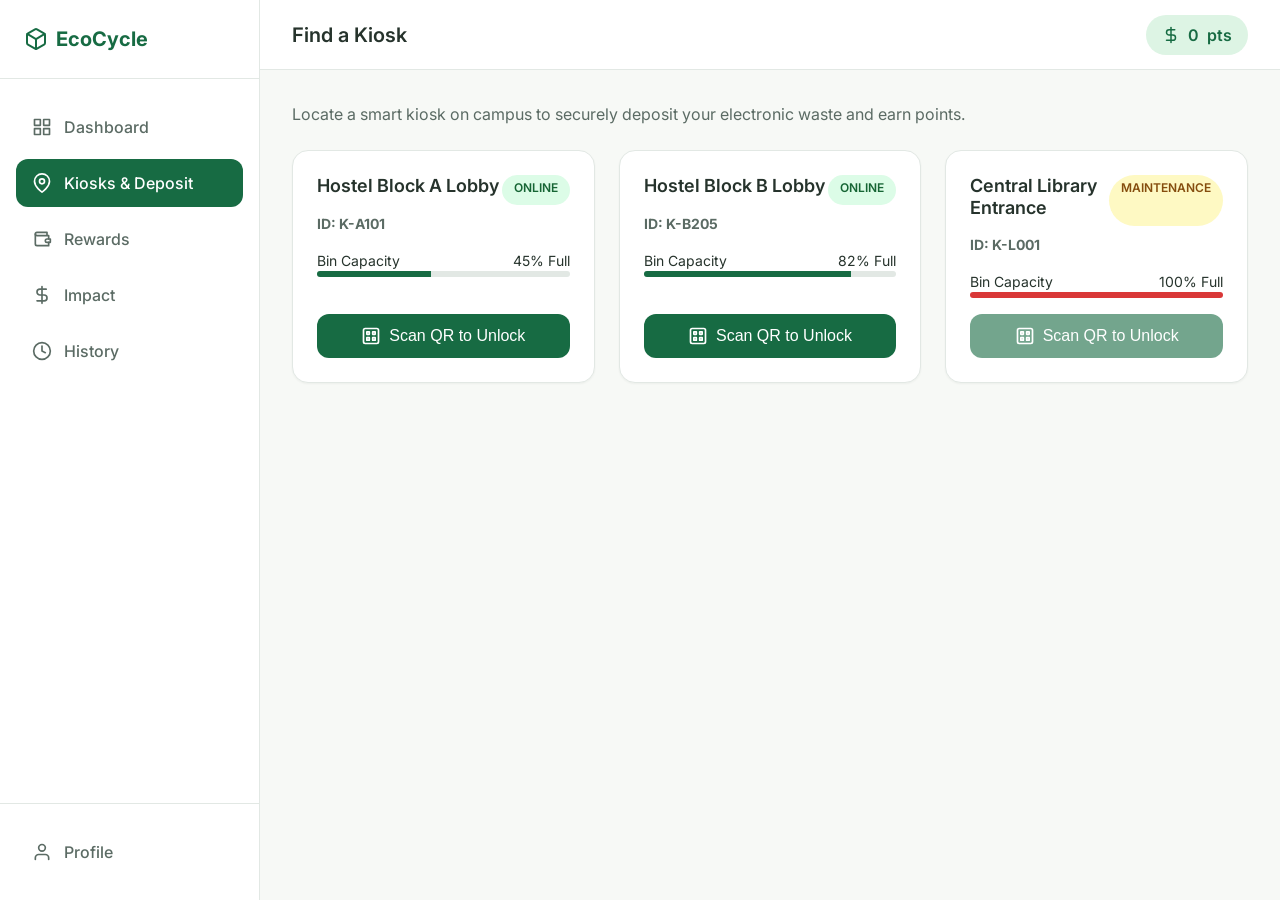
<file: kiosks.html>
<!DOCTYPE html>
<html lang="en">
<head>
  <meta charset="UTF-8">
  <meta name="viewport" content="width=device-width, initial-scale=1.0">
  <title>Kiosks | EcoCycle Campus</title>
  <link rel="stylesheet" href="css/style.css">
</head>
<body data-page="kiosks">
  <div class="app-container">
    
    <!-- Sidebar template -->
    <aside class="sidebar">
      <div class="sidebar-header">
        <div class="sidebar-logo">
          <svg width="24" height="24" viewBox="0 0 24 24" fill="none" stroke="currentColor" stroke-width="2" stroke-linecap="round" stroke-linejoin="round"><path d="M21 16V8a2 2 0 0 0-1-1.73l-7-4a2 2 0 0 0-2 0l-7 4A2 2 0 0 0 3 8v8a2 2 0 0 0 1 1.73l7 4a2 2 0 0 0 2 0l7-4A2 2 0 0 0 21 16z"></path><polyline points="3.27 6.96 12 12.01 20.73 6.96"></polyline><line x1="12" y1="22.08" x2="12" y2="12"></line></svg>
          EcoCycle
        </div>
      </div>
      <nav class="sidebar-nav">
        <a href="dashboard.html" class="nav-item" data-target="dashboard">
          <svg width="20" height="20" viewBox="0 0 24 24" fill="none" stroke="currentColor" stroke-width="2" stroke-linecap="round" stroke-linejoin="round"><rect x="3" y="3" width="7" height="7"></rect><rect x="14" y="3" width="7" height="7"></rect><rect x="14" y="14" width="7" height="7"></rect><rect x="3" y="14" width="7" height="7"></rect></svg>
          Dashboard
        </a>
        <a href="kiosks.html" class="nav-item" data-target="kiosks">
          <svg width="20" height="20" viewBox="0 0 24 24" fill="none" stroke="currentColor" stroke-width="2" stroke-linecap="round" stroke-linejoin="round"><path d="M21 10c0 7-9 13-9 13s-9-6-9-13a9 9 0 0 1 18 0z"></path><circle cx="12" cy="10" r="3"></circle></svg>
          Kiosks & Deposit
        </a>
        <a href="rewards.html" class="nav-item" data-target="rewards">
          <svg width="20" height="20" viewBox="0 0 24 24" fill="none" stroke="currentColor" stroke-width="2" stroke-linecap="round" stroke-linejoin="round"><path d="M20 12V8H6a2 2 0 0 1-2-2c0-1.1.9-2 2-2h12v4"></path><path d="M4 6v12c0 1.1.9 2 2 2h14v-4"></path><path d="M18 12a2 2 0 0 0-2 2c0 1.1.9 2 2 2h4v-4h-4z"></path></svg>
          Rewards
        </a>
        <a href="impact.html" class="nav-item" data-target="impact">
          <svg width="20" height="20" viewBox="0 0 24 24" fill="none" stroke="currentColor" stroke-width="2" stroke-linecap="round" stroke-linejoin="round"><path d="M12 2v20"></path><path d="M17 5H9.5a3.5 3.5 0 0 0 0 7h5a3.5 3.5 0 0 1 0 7H6"></path></svg>
          Impact
        </a>
        <a href="history.html" class="nav-item" data-target="history">
          <svg width="20" height="20" viewBox="0 0 24 24" fill="none" stroke="currentColor" stroke-width="2" stroke-linecap="round" stroke-linejoin="round"><circle cx="12" cy="12" r="10"></circle><polyline points="12 6 12 12 16 14"></polyline></svg>
          History
        </a>
      </nav>
      <div class="sidebar-footer">
        <a href="profile.html" class="nav-item" data-target="profile">
          <svg width="20" height="20" viewBox="0 0 24 24" fill="none" stroke="currentColor" stroke-width="2" stroke-linecap="round" stroke-linejoin="round"><path d="M20 21v-2a4 4 0 0 0-4-4H8a4 4 0 0 0-4 4v2"></path><circle cx="12" cy="7" r="4"></circle></svg>
          Profile
        </a>
      </div>
    </aside>

    <!-- Main Content -->
    <div class="app-content">
      <header class="top-header">
        <h1 class="header-title">Find a Kiosk</h1>
        <div class="header-actions">
          <div class="points-badge">
            <svg width="18" height="18" viewBox="0 0 24 24" fill="none" stroke="currentColor" stroke-width="2" stroke-linecap="round" stroke-linejoin="round"><path d="M12 2v20"></path><path d="M17 5H9.5a3.5 3.5 0 0 0 0 7h5a3.5 3.5 0 0 1 0 7H6"></path></svg>
            <span class="user-balance">0</span> pts
          </div>
        </div>
      </header>

      <main class="main-content">
        <p class="mb-6">Locate a smart kiosk on campus to securely deposit your electronic waste and earn points.</p>
        
        <div class="grid grid-3" id="kiosks-grid">
          <!-- Populated by JS -->
        </div>
      </main>
    </div>

    <!-- Bottom Nav -->
    <nav class="bottom-nav">
      <a href="dashboard.html" class="bottom-nav-item" data-target="dashboard">
        <svg width="24" height="24" viewBox="0 0 24 24" fill="none" stroke="currentColor" stroke-width="2" stroke-linecap="round" stroke-linejoin="round"><rect x="3" y="3" width="7" height="7"></rect><rect x="14" y="3" width="7" height="7"></rect><rect x="14" y="14" width="7" height="7"></rect><rect x="3" y="14" width="7" height="7"></rect></svg>
        <span>Home</span>
      </a>
      <a href="kiosks.html" class="bottom-nav-item" data-target="kiosks">
        <svg width="24" height="24" viewBox="0 0 24 24" fill="none" stroke="currentColor" stroke-width="2" stroke-linecap="round" stroke-linejoin="round"><path d="M21 10c0 7-9 13-9 13s-9-6-9-13a9 9 0 0 1 18 0z"></path><circle cx="12" cy="10" r="3"></circle></svg>
        <span>Scan</span>
      </a>
      <a href="rewards.html" class="bottom-nav-item" data-target="rewards">
        <svg width="24" height="24" viewBox="0 0 24 24" fill="none" stroke="currentColor" stroke-width="2" stroke-linecap="round" stroke-linejoin="round"><path d="M20 12V8H6a2 2 0 0 1-2-2c0-1.1.9-2 2-2h12v4"></path><path d="M4 6v12c0 1.1.9 2 2 2h14v-4"></path><path d="M18 12a2 2 0 0 0-2 2c0 1.1.9 2 2 2h4v-4h-4z"></path></svg>
        <span>Rewards</span>
      </a>
      <a href="profile.html" class="bottom-nav-item" data-target="profile">
        <svg width="24" height="24" viewBox="0 0 24 24" fill="none" stroke="currentColor" stroke-width="2" stroke-linecap="round" stroke-linejoin="round"><path d="M20 21v-2a4 4 0 0 0-4-4H8a4 4 0 0 0-4 4v2"></path><circle cx="12" cy="7" r="4"></circle></svg>
        <span>Profile</span>
      </a>
    </nav>
  </div>

  <!-- QR Scan Modal -->
  <div class="modal-overlay" id="qr-modal">
    <div class="modal">
      <div class="modal-header">
        <h3 class="modal-title">Scan QR Code</h3>
        <button class="modal-close" onclick="closeModal('qr-modal')">&times;</button>
      </div>
      <div class="text-center">
        <p class="mb-4">Position the kiosk QR code within the frame.</p>
        <div class="scanner-box mb-6">
          <div class="scanner-line" id="scanner-line"></div>
          <svg width="100" height="100" viewBox="0 0 24 24" fill="none" stroke="currentColor" stroke-width="1" stroke-linecap="round" stroke-linejoin="round" style="opacity: 0.2;"><rect x="3" y="3" width="18" height="18" rx="2" ry="2"></rect><rect x="7" y="7" width="3" height="3"></rect><rect x="14" y="7" width="3" height="3"></rect><rect x="7" y="14" width="3" height="3"></rect><rect x="14" y="14" width="3" height="3"></rect></svg>
        </div>
        <p class="text-sm text-muted">Prototype: This simulates a QR scan. No camera permission required.</p>
        
        <div id="scan-success-msg" style="display: none; color: var(--forest-green); font-weight: bold; margin-top: 1rem;">
          <svg width="24" height="24" viewBox="0 0 24 24" fill="none" stroke="currentColor" stroke-width="2" stroke-linecap="round" stroke-linejoin="round" style="vertical-align: middle; margin-right: 0.5rem;"><path d="M22 11.08V12a10 10 0 1 1-5.93-9.14"></path><polyline points="22 4 12 14.01 9 11.01"></polyline></svg>
          Scan Successful! Redirecting...
        </div>
      </div>
    </div>
  </div>

  <script src="js/data.js"></script>
  <script src="js/app.js"></script>
  <script>
    let activeKiosk = null;

    document.addEventListener('DOMContentLoaded', () => {
      const grid = document.getElementById('kiosks-grid');
      
      MOCK_KIOSKS.forEach(kiosk => {
        const isOnline = kiosk.status === 'online';
        const badgeClass = isOnline ? 'badge-success' : 'badge-warning';
        
        grid.innerHTML += `
          <div class="card flex flex-col justify-between">
            <div>
              <div class="flex justify-between items-start mb-2">
                <h3 style="font-size: 1.125rem;">${kiosk.name}</h3>
                <span class="badge ${badgeClass}">${kiosk.status.toUpperCase()}</span>
              </div>
              <p class="text-sm font-bold text-muted mb-4">ID: ${kiosk.id}</p>
              
              <div class="mb-4">
                <div class="flex justify-between text-sm mb-1">
                  <span>Bin Capacity</span>
                  <span>${kiosk.fillLevel}% Full</span>
                </div>
                <div style="width: 100%; height: 6px; background: var(--border-color); border-radius: 3px; overflow: hidden;">
                  <div style="width: ${kiosk.fillLevel}%; height: 100%; background: ${kiosk.fillLevel > 90 ? 'var(--danger)' : 'var(--forest-green)'};"></div>
                </div>
              </div>
            </div>
            
            <button class="btn btn-primary" style="width: 100%;" ${!isOnline || kiosk.fillLevel >= 100 ? 'disabled' : ''} onclick="openScanModal('${kiosk.id}')">
              <svg width="20" height="20" viewBox="0 0 24 24" fill="none" stroke="currentColor" stroke-width="2" stroke-linecap="round" stroke-linejoin="round"><rect x="3" y="3" width="18" height="18" rx="2" ry="2"></rect><rect x="7" y="7" width="3" height="3"></rect><rect x="14" y="7" width="3" height="3"></rect><rect x="7" y="14" width="3" height="3"></rect><rect x="14" y="14" width="3" height="3"></rect></svg>
              Scan QR to Unlock
            </button>
          </div>
        `;
      });
    });

    function openScanModal(kioskId) {
      activeKiosk = kioskId;
      document.getElementById('qr-modal').classList.add('active');
      document.getElementById('scan-success-msg').style.display = 'none';
      document.getElementById('scanner-line').style.animationPlayState = 'running';
      
      // Simulate scan completion after 2 seconds
      setTimeout(() => {
        document.getElementById('scanner-line').style.animationPlayState = 'paused';
        document.getElementById('scanner-line').style.display = 'none';
        document.getElementById('scan-success-msg').style.display = 'block';
        
        // Save state and redirect
        setTimeout(() => {
          localStorage.setItem('ecocycle_kiosk_flow', JSON.stringify({ kioskId: activeKiosk }));
          window.location.href = 'deposit.html';
        }, 1500);
      }, 2000);
    }

    function closeModal(id) {
      document.getElementById(id).classList.remove('active');
      activeKiosk = null;
    }
  </script>
</body>
</html>
</file>
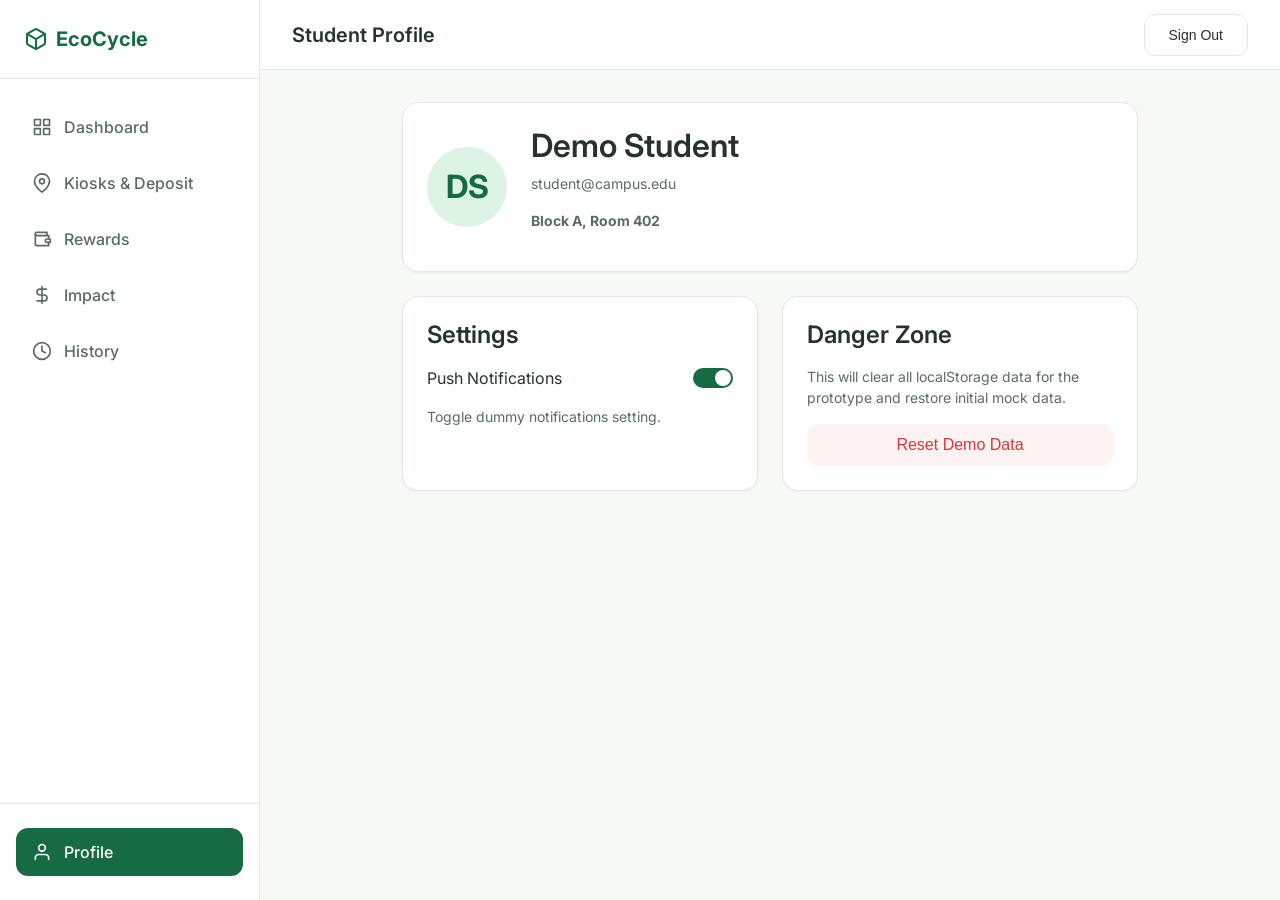
<file: profile.html>
<!DOCTYPE html>
<html lang="en">
<head>
  <meta charset="UTF-8">
  <meta name="viewport" content="width=device-width, initial-scale=1.0">
  <title>Profile | EcoCycle Campus</title>
  <link rel="stylesheet" href="css/style.css">
</head>
<body data-page="profile">
  <div class="app-container">
    
    <!-- Sidebar -->
    <aside class="sidebar">
      <div class="sidebar-header">
        <div class="sidebar-logo">
          <svg width="24" height="24" viewBox="0 0 24 24" fill="none" stroke="currentColor" stroke-width="2" stroke-linecap="round" stroke-linejoin="round"><path d="M21 16V8a2 2 0 0 0-1-1.73l-7-4a2 2 0 0 0-2 0l-7 4A2 2 0 0 0 3 8v8a2 2 0 0 0 1 1.73l7 4a2 2 0 0 0 2 0l7-4A2 2 0 0 0 21 16z"></path><polyline points="3.27 6.96 12 12.01 20.73 6.96"></polyline><line x1="12" y1="22.08" x2="12" y2="12"></line></svg>
          EcoCycle
        </div>
      </div>
      <nav class="sidebar-nav">
        <a href="dashboard.html" class="nav-item" data-target="dashboard">
          <svg width="20" height="20" viewBox="0 0 24 24" fill="none" stroke="currentColor" stroke-width="2" stroke-linecap="round" stroke-linejoin="round"><rect x="3" y="3" width="7" height="7"></rect><rect x="14" y="3" width="7" height="7"></rect><rect x="14" y="14" width="7" height="7"></rect><rect x="3" y="14" width="7" height="7"></rect></svg>
          Dashboard
        </a>
        <a href="kiosks.html" class="nav-item" data-target="kiosks">
          <svg width="20" height="20" viewBox="0 0 24 24" fill="none" stroke="currentColor" stroke-width="2" stroke-linecap="round" stroke-linejoin="round"><path d="M21 10c0 7-9 13-9 13s-9-6-9-13a9 9 0 0 1 18 0z"></path><circle cx="12" cy="10" r="3"></circle></svg>
          Kiosks & Deposit
        </a>
        <a href="rewards.html" class="nav-item" data-target="rewards">
          <svg width="20" height="20" viewBox="0 0 24 24" fill="none" stroke="currentColor" stroke-width="2" stroke-linecap="round" stroke-linejoin="round"><path d="M20 12V8H6a2 2 0 0 1-2-2c0-1.1.9-2 2-2h12v4"></path><path d="M4 6v12c0 1.1.9 2 2 2h14v-4"></path><path d="M18 12a2 2 0 0 0-2 2c0 1.1.9 2 2 2h4v-4h-4z"></path></svg>
          Rewards
        </a>
        <a href="impact.html" class="nav-item" data-target="impact">
          <svg width="20" height="20" viewBox="0 0 24 24" fill="none" stroke="currentColor" stroke-width="2" stroke-linecap="round" stroke-linejoin="round"><path d="M12 2v20"></path><path d="M17 5H9.5a3.5 3.5 0 0 0 0 7h5a3.5 3.5 0 0 1 0 7H6"></path></svg>
          Impact
        </a>
        <a href="history.html" class="nav-item" data-target="history">
          <svg width="20" height="20" viewBox="0 0 24 24" fill="none" stroke="currentColor" stroke-width="2" stroke-linecap="round" stroke-linejoin="round"><circle cx="12" cy="12" r="10"></circle><polyline points="12 6 12 12 16 14"></polyline></svg>
          History
        </a>
      </nav>
      <div class="sidebar-footer">
        <a href="profile.html" class="nav-item" data-target="profile">
          <svg width="20" height="20" viewBox="0 0 24 24" fill="none" stroke="currentColor" stroke-width="2" stroke-linecap="round" stroke-linejoin="round"><path d="M20 21v-2a4 4 0 0 0-4-4H8a4 4 0 0 0-4 4v2"></path><circle cx="12" cy="7" r="4"></circle></svg>
          Profile
        </a>
      </div>
    </aside>

    <!-- Main Content -->
    <div class="app-content">
      <header class="top-header">
        <h1 class="header-title">Student Profile</h1>
        <div class="header-actions">
          <button class="btn btn-outline text-sm" onclick="handleSignOut()">Sign Out</button>
        </div>
      </header>

      <main class="main-content" style="max-width: 800px;">
        
        <div class="card mb-6">
          <div class="flex items-center gap-6">
            <div style="width: 80px; height: 80px; border-radius: 50%; background: var(--mint-green); display: flex; align-items: center; justify-content: center; font-size: 2rem; color: var(--forest-green); font-weight: bold;">
              DS
            </div>
            <div>
              <h2 id="profile-name">Demo Student</h2>
              <p class="text-sm text-muted mb-1" id="profile-email">student@campus.edu</p>
              <p class="text-sm font-bold" id="profile-hostel">Block A, Room 402</p>
            </div>
          </div>
        </div>

        <div class="grid grid-2 mb-6">
          <div class="card">
            <h3 class="mb-4">Settings</h3>
            <div class="flex justify-between items-center mb-4">
              <span>Push Notifications</span>
              <label style="position: relative; display: inline-block; width: 40px; height: 20px;">
                <input type="checkbox" id="toggle-notif" style="opacity: 0; width: 0; height: 0;" checked>
                <span style="position: absolute; cursor: pointer; top: 0; left: 0; right: 0; bottom: 0; background-color: var(--forest-green); border-radius: 20px; transition: .4s;">
                  <span style="position: absolute; content: ''; height: 16px; width: 16px; left: 2px; bottom: 2px; background-color: white; border-radius: 50%; transition: .4s; transform: translateX(20px);"></span>
                </span>
              </label>
            </div>
            <p class="text-sm text-muted">Toggle dummy notifications setting.</p>
          </div>

          <div class="card">
            <h3 class="mb-4">Danger Zone</h3>
            <p class="text-sm mb-4">This will clear all localStorage data for the prototype and restore initial mock data.</p>
            <button class="btn btn-danger" style="width: 100%;" onclick="handleReset()">Reset Demo Data</button>
          </div>
        </div>

      </main>
    </div>

    <!-- Bottom Nav -->
    <nav class="bottom-nav">
      <a href="dashboard.html" class="bottom-nav-item" data-target="dashboard">
        <svg width="24" height="24" viewBox="0 0 24 24" fill="none" stroke="currentColor" stroke-width="2" stroke-linecap="round" stroke-linejoin="round"><rect x="3" y="3" width="7" height="7"></rect><rect x="14" y="3" width="7" height="7"></rect><rect x="14" y="14" width="7" height="7"></rect><rect x="3" y="14" width="7" height="7"></rect></svg>
        <span>Home</span>
      </a>
      <a href="kiosks.html" class="bottom-nav-item" data-target="kiosks">
        <svg width="24" height="24" viewBox="0 0 24 24" fill="none" stroke="currentColor" stroke-width="2" stroke-linecap="round" stroke-linejoin="round"><path d="M21 10c0 7-9 13-9 13s-9-6-9-13a9 9 0 0 1 18 0z"></path><circle cx="12" cy="10" r="3"></circle></svg>
        <span>Scan</span>
      </a>
      <a href="rewards.html" class="bottom-nav-item" data-target="rewards">
        <svg width="24" height="24" viewBox="0 0 24 24" fill="none" stroke="currentColor" stroke-width="2" stroke-linecap="round" stroke-linejoin="round"><path d="M20 12V8H6a2 2 0 0 1-2-2c0-1.1.9-2 2-2h12v4"></path><path d="M4 6v12c0 1.1.9 2 2 2h14v-4"></path><path d="M18 12a2 2 0 0 0-2 2c0 1.1.9 2 2 2h4v-4h-4z"></path></svg>
        <span>Rewards</span>
      </a>
      <a href="profile.html" class="bottom-nav-item" data-target="profile">
        <svg width="24" height="24" viewBox="0 0 24 24" fill="none" stroke="currentColor" stroke-width="2" stroke-linecap="round" stroke-linejoin="round"><path d="M20 21v-2a4 4 0 0 0-4-4H8a4 4 0 0 0-4 4v2"></path><circle cx="12" cy="7" r="4"></circle></svg>
        <span>Profile</span>
      </a>
    </nav>
  </div>

  <script src="js/data.js"></script>
  <script src="js/app.js"></script>
  <script>
    document.addEventListener('DOMContentLoaded', () => {
      const profile = store.getProfile();
      document.getElementById('profile-name').textContent = profile.name;
      document.getElementById('profile-email').textContent = profile.email;
      document.getElementById('profile-hostel').textContent = profile.hostel;
    });

    function handleReset() {
      if (confirm('Are you sure you want to reset all demo data? This cannot be undone.')) {
        store.resetData();
        showToast('Demo data reset successfully.');
        setTimeout(() => {
          window.location.reload();
        }, 1000);
      }
    }

    function handleSignOut() {
      window.location.href = 'index.html';
    }
  </script>
</body>
</html>
</file>
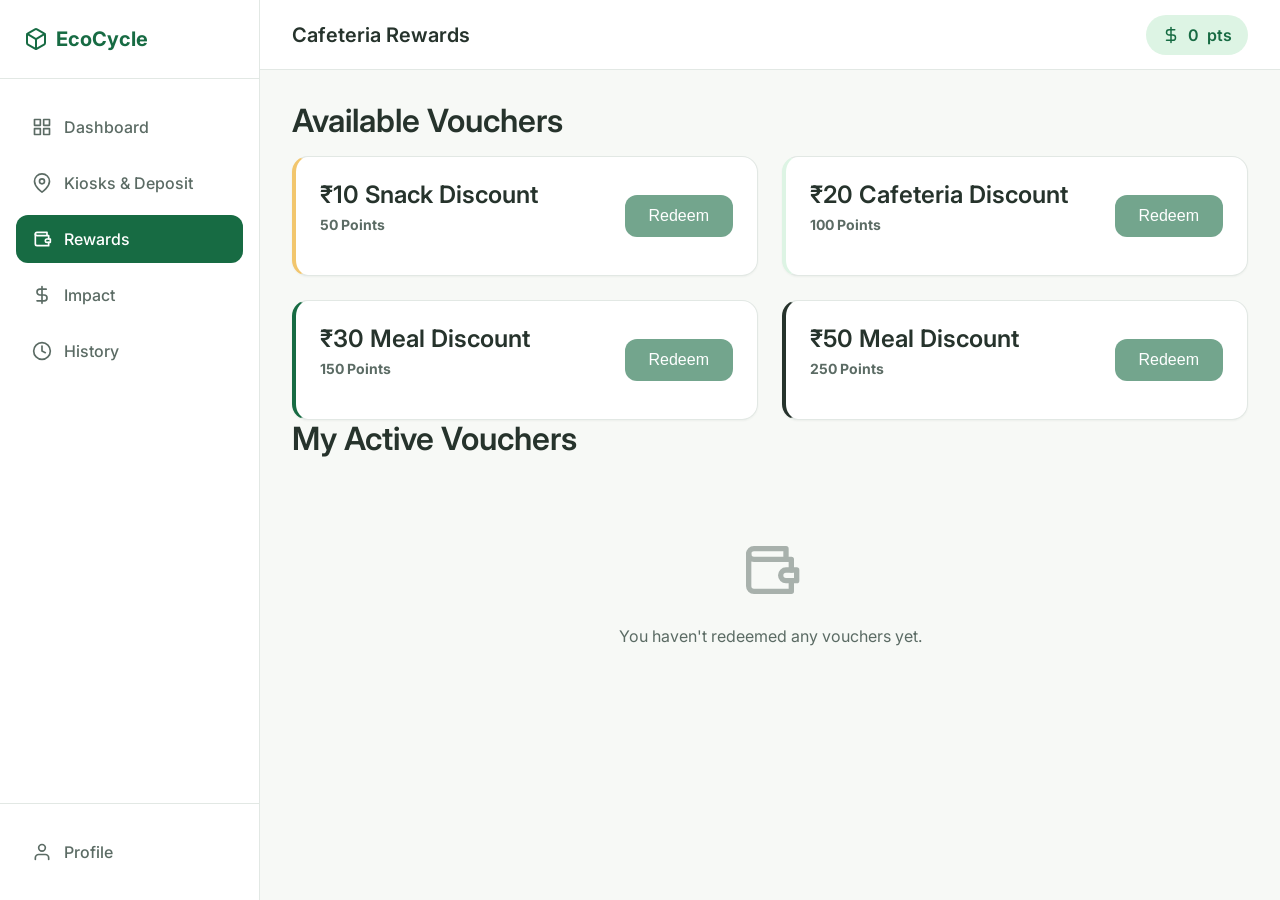
<file: rewards.html>
<!DOCTYPE html>
<html lang="en">
<head>
  <meta charset="UTF-8">
  <meta name="viewport" content="width=device-width, initial-scale=1.0">
  <title>Rewards | EcoCycle Campus</title>
  <link rel="stylesheet" href="css/style.css">
</head>
<body data-page="rewards">
  <div class="app-container">
    
    <!-- Sidebar -->
    <aside class="sidebar">
      <div class="sidebar-header">
        <div class="sidebar-logo">
          <svg width="24" height="24" viewBox="0 0 24 24" fill="none" stroke="currentColor" stroke-width="2" stroke-linecap="round" stroke-linejoin="round"><path d="M21 16V8a2 2 0 0 0-1-1.73l-7-4a2 2 0 0 0-2 0l-7 4A2 2 0 0 0 3 8v8a2 2 0 0 0 1 1.73l7 4a2 2 0 0 0 2 0l7-4A2 2 0 0 0 21 16z"></path><polyline points="3.27 6.96 12 12.01 20.73 6.96"></polyline><line x1="12" y1="22.08" x2="12" y2="12"></line></svg>
          EcoCycle
        </div>
      </div>
      <nav class="sidebar-nav">
        <a href="dashboard.html" class="nav-item" data-target="dashboard">
          <svg width="20" height="20" viewBox="0 0 24 24" fill="none" stroke="currentColor" stroke-width="2" stroke-linecap="round" stroke-linejoin="round"><rect x="3" y="3" width="7" height="7"></rect><rect x="14" y="3" width="7" height="7"></rect><rect x="14" y="14" width="7" height="7"></rect><rect x="3" y="14" width="7" height="7"></rect></svg>
          Dashboard
        </a>
        <a href="kiosks.html" class="nav-item" data-target="kiosks">
          <svg width="20" height="20" viewBox="0 0 24 24" fill="none" stroke="currentColor" stroke-width="2" stroke-linecap="round" stroke-linejoin="round"><path d="M21 10c0 7-9 13-9 13s-9-6-9-13a9 9 0 0 1 18 0z"></path><circle cx="12" cy="10" r="3"></circle></svg>
          Kiosks & Deposit
        </a>
        <a href="rewards.html" class="nav-item" data-target="rewards">
          <svg width="20" height="20" viewBox="0 0 24 24" fill="none" stroke="currentColor" stroke-width="2" stroke-linecap="round" stroke-linejoin="round"><path d="M20 12V8H6a2 2 0 0 1-2-2c0-1.1.9-2 2-2h12v4"></path><path d="M4 6v12c0 1.1.9 2 2 2h14v-4"></path><path d="M18 12a2 2 0 0 0-2 2c0 1.1.9 2 2 2h4v-4h-4z"></path></svg>
          Rewards
        </a>
        <a href="impact.html" class="nav-item" data-target="impact">
          <svg width="20" height="20" viewBox="0 0 24 24" fill="none" stroke="currentColor" stroke-width="2" stroke-linecap="round" stroke-linejoin="round"><path d="M12 2v20"></path><path d="M17 5H9.5a3.5 3.5 0 0 0 0 7h5a3.5 3.5 0 0 1 0 7H6"></path></svg>
          Impact
        </a>
        <a href="history.html" class="nav-item" data-target="history">
          <svg width="20" height="20" viewBox="0 0 24 24" fill="none" stroke="currentColor" stroke-width="2" stroke-linecap="round" stroke-linejoin="round"><circle cx="12" cy="12" r="10"></circle><polyline points="12 6 12 12 16 14"></polyline></svg>
          History
        </a>
      </nav>
      <div class="sidebar-footer">
        <a href="profile.html" class="nav-item" data-target="profile">
          <svg width="20" height="20" viewBox="0 0 24 24" fill="none" stroke="currentColor" stroke-width="2" stroke-linecap="round" stroke-linejoin="round"><path d="M20 21v-2a4 4 0 0 0-4-4H8a4 4 0 0 0-4 4v2"></path><circle cx="12" cy="7" r="4"></circle></svg>
          Profile
        </a>
      </div>
    </aside>

    <!-- Main Content -->
    <div class="app-content">
      <header class="top-header">
        <h1 class="header-title">Cafeteria Rewards</h1>
        <div class="header-actions">
          <div class="points-badge">
            <svg width="18" height="18" viewBox="0 0 24 24" fill="none" stroke="currentColor" stroke-width="2" stroke-linecap="round" stroke-linejoin="round"><path d="M12 2v20"></path><path d="M17 5H9.5a3.5 3.5 0 0 0 0 7h5a3.5 3.5 0 0 1 0 7H6"></path></svg>
            <span class="user-balance">0</span> pts
          </div>
        </div>
      </header>

      <main class="main-content">
        <div class="mb-8">
          <h2 class="mb-4">Available Vouchers</h2>
          <div class="grid grid-2" id="vouchers-grid">
            <!-- Populated via JS -->
          </div>
        </div>

        <div>
          <h2 class="mb-4">My Active Vouchers</h2>
          <div class="grid grid-3" id="my-vouchers-grid">
            <!-- Populated via JS -->
          </div>
        </div>
      </main>
    </div>

    <!-- Bottom Nav -->
    <nav class="bottom-nav">
      <a href="dashboard.html" class="bottom-nav-item" data-target="dashboard">
        <svg width="24" height="24" viewBox="0 0 24 24" fill="none" stroke="currentColor" stroke-width="2" stroke-linecap="round" stroke-linejoin="round"><rect x="3" y="3" width="7" height="7"></rect><rect x="14" y="3" width="7" height="7"></rect><rect x="14" y="14" width="7" height="7"></rect><rect x="3" y="14" width="7" height="7"></rect></svg>
        <span>Home</span>
      </a>
      <a href="kiosks.html" class="bottom-nav-item" data-target="kiosks">
        <svg width="24" height="24" viewBox="0 0 24 24" fill="none" stroke="currentColor" stroke-width="2" stroke-linecap="round" stroke-linejoin="round"><path d="M21 10c0 7-9 13-9 13s-9-6-9-13a9 9 0 0 1 18 0z"></path><circle cx="12" cy="10" r="3"></circle></svg>
        <span>Scan</span>
      </a>
      <a href="rewards.html" class="bottom-nav-item" data-target="rewards">
        <svg width="24" height="24" viewBox="0 0 24 24" fill="none" stroke="currentColor" stroke-width="2" stroke-linecap="round" stroke-linejoin="round"><path d="M20 12V8H6a2 2 0 0 1-2-2c0-1.1.9-2 2-2h12v4"></path><path d="M4 6v12c0 1.1.9 2 2 2h14v-4"></path><path d="M18 12a2 2 0 0 0-2 2c0 1.1.9 2 2 2h4v-4h-4z"></path></svg>
        <span>Rewards</span>
      </a>
      <a href="profile.html" class="bottom-nav-item" data-target="profile">
        <svg width="24" height="24" viewBox="0 0 24 24" fill="none" stroke="currentColor" stroke-width="2" stroke-linecap="round" stroke-linejoin="round"><path d="M20 21v-2a4 4 0 0 0-4-4H8a4 4 0 0 0-4 4v2"></path><circle cx="12" cy="7" r="4"></circle></svg>
        <span>Profile</span>
      </a>
    </nav>
  </div>

  <script src="js/data.js"></script>
  <script src="js/app.js"></script>
  <script>
    document.addEventListener('DOMContentLoaded', () => {
      renderAvailableVouchers();
      renderMyVouchers();
    });

    function renderAvailableVouchers() {
      const grid = document.getElementById('vouchers-grid');
      grid.innerHTML = '';
      const balance = store.getBalance();

      REWARD_VOUCHERS.forEach(v => {
        const canAfford = balance >= v.pointsCost;
        grid.innerHTML += `
          <div class="card flex justify-between items-center" style="border-left: 4px solid ${v.color};">
            <div>
              <h3 style="margin-bottom: 0.25rem;">${v.name}</h3>
              <p class="text-sm font-bold text-muted">${v.pointsCost} Points</p>
            </div>
            <button class="btn btn-primary" ${!canAfford ? 'disabled' : ''} onclick="handleRedeem('${v.id}')">Redeem</button>
          </div>
        `;
      });
    }

    function renderMyVouchers() {
      const grid = document.getElementById('my-vouchers-grid');
      const vouchers = store.getVouchers();
      grid.innerHTML = '';

      if (vouchers.length === 0) {
        grid.innerHTML = `
          <div class="empty-state" style="grid-column: 1 / -1;">
            <svg viewBox="0 0 24 24" fill="none" stroke="currentColor" stroke-width="2" stroke-linecap="round" stroke-linejoin="round"><path d="M20 12V8H6a2 2 0 0 1-2-2c0-1.1.9-2 2-2h12v4"></path><path d="M4 6v12c0 1.1.9 2 2 2h14v-4"></path><path d="M18 12a2 2 0 0 0-2 2c0 1.1.9 2 2 2h4v-4h-4z"></path></svg>
            <p>You haven't redeemed any vouchers yet.</p>
          </div>
        `;
        return;
      }

      vouchers.forEach(v => {
        const def = REWARD_VOUCHERS.find(d => d.id === v.defId);
        grid.innerHTML += `
          <div class="card text-center" style="background: var(--dark-charcoal); color: white;">
            <div style="background: ${def.color}; width: 48px; height: 48px; border-radius: 50%; margin: 0 auto 1rem; display: flex; align-items: center; justify-content: center;">
              <svg width="24" height="24" viewBox="0 0 24 24" fill="none" stroke="white" stroke-width="2" stroke-linecap="round" stroke-linejoin="round"><path d="M20 12V8H6a2 2 0 0 1-2-2c0-1.1.9-2 2-2h12v4"></path><path d="M4 6v12c0 1.1.9 2 2 2h14v-4"></path><path d="M18 12a2 2 0 0 0-2 2c0 1.1.9 2 2 2h4v-4h-4z"></path></svg>
            </div>
            <h4 class="mb-2">${v.name}</h4>
            <p class="text-sm mb-4" style="color: rgba(255,255,255,0.7);">ID: ${v.id}</p>
            <div style="background: rgba(255,255,255,0.1); padding: 0.5rem; border-radius: var(--radius-sm); font-size: 0.75rem;">
              Show this to cashier
            </div>
          </div>
        `;
      });
    }

    function handleRedeem(voucherId) {
      if (confirm('Are you sure you want to redeem this voucher? Points will be deducted immediately.')) {
        const result = store.redeemVoucher(voucherId);
        if (result.success) {
          showToast('Voucher redeemed successfully!');
          updateGlobalUI(); // updates top badge
          renderAvailableVouchers(); // re-evaluates buttons
          renderMyVouchers();
        } else {
          showToast(result.message, 'error');
        }
      }
    }
  </script>
</body>
</html>
</file>
<file: css/style.css>
/* EcoCycle Campus Base Styles */
@import url('https://fonts.googleapis.com/css2?family=Inter:wght@300;400;500;600;700&display=swap');

:root {
  --forest-green: #176B43;
  --forest-green-hover: #125434;
  --mint-green: #DDF4E4;
  --warm-white: #F7F9F6;
  --amber: #F2C66D;
  --amber-hover: #E3B457;
  --dark-charcoal: #26332C;
  --text-muted: #5B6B64;
  --border-color: #E2E8E4;
  --card-bg: #FFFFFF;
  --danger: #D93838;
  --success: #176B43;
  
  --shadow-sm: 0 1px 2px rgba(38, 51, 44, 0.05);
  --shadow-md: 0 4px 6px -1px rgba(38, 51, 44, 0.1), 0 2px 4px -1px rgba(38, 51, 44, 0.06);
  --shadow-lg: 0 10px 15px -3px rgba(38, 51, 44, 0.1), 0 4px 6px -2px rgba(38, 51, 44, 0.05);
  
  --radius-sm: 8px;
  --radius-md: 12px;
  --radius-lg: 16px;
  --radius-full: 9999px;
  
  --transition: all 0.2s ease-in-out;
}

* {
  box-sizing: border-box;
  margin: 0;
  padding: 0;
}

body {
  font-family: 'Inter', sans-serif;
  background-color: var(--warm-white);
  color: var(--dark-charcoal);
  line-height: 1.5;
  -webkit-font-smoothing: antialiased;
}

a {
  text-decoration: none;
  color: inherit;
}

ul {
  list-style: none;
}

/* Typography */
h1, h2, h3, h4, h5, h6 {
  font-weight: 600;
  line-height: 1.2;
  margin-bottom: 0.5rem;
}

h1 { font-size: 2.5rem; }
h2 { font-size: 2rem; }
h3 { font-size: 1.5rem; }
h4 { font-size: 1.25rem; }

p {
  margin-bottom: 1rem;
  color: var(--text-muted);
}

/* Buttons */
.btn {
  display: inline-flex;
  align-items: center;
  justify-content: center;
  padding: 0.75rem 1.5rem;
  font-weight: 500;
  border-radius: var(--radius-md);
  cursor: pointer;
  transition: var(--transition);
  border: none;
  font-size: 1rem;
  gap: 0.5rem;
}

.btn:disabled {
  opacity: 0.6;
  cursor: not-allowed;
}

.btn-primary {
  background-color: var(--forest-green);
  color: white;
}

.btn-primary:hover:not(:disabled) {
  background-color: var(--forest-green-hover);
}

.btn-secondary {
  background-color: var(--mint-green);
  color: var(--forest-green);
}

.btn-secondary:hover:not(:disabled) {
  background-color: #cce9d6;
}

.btn-outline {
  background-color: transparent;
  border: 1px solid var(--border-color);
  color: var(--dark-charcoal);
}

.btn-outline:hover:not(:disabled) {
  border-color: var(--dark-charcoal);
  background-color: rgba(38, 51, 44, 0.02);
}

.btn-accent {
  background-color: var(--amber);
  color: var(--dark-charcoal);
}

.btn-accent:hover:not(:disabled) {
  background-color: var(--amber-hover);
}

.btn-danger {
  background-color: #FEF2F2;
  color: var(--danger);
}
.btn-danger:hover:not(:disabled) {
  background-color: #FEE2E2;
}

/* Cards */
.card {
  background: var(--card-bg);
  border-radius: var(--radius-lg);
  padding: 1.5rem;
  box-shadow: var(--shadow-sm);
  border: 1px solid var(--border-color);
}

/* Forms */
.form-group {
  margin-bottom: 1.5rem;
}

.form-label {
  display: block;
  font-weight: 500;
  margin-bottom: 0.5rem;
  color: var(--dark-charcoal);
}

.form-control {
  width: 100%;
  padding: 0.75rem 1rem;
  border: 1px solid var(--border-color);
  border-radius: var(--radius-md);
  font-family: inherit;
  font-size: 1rem;
  transition: var(--transition);
  background: var(--warm-white);
}

.form-control:focus {
  outline: none;
  border-color: var(--forest-green);
  box-shadow: 0 0 0 3px var(--mint-green);
}

/* App Layout */
.app-container {
  display: flex;
  min-height: 100vh;
}

/* Sidebar */
.sidebar {
  width: 260px;
  background-color: var(--card-bg);
  border-right: 1px solid var(--border-color);
  display: flex;
  flex-direction: column;
  position: fixed;
  height: 100vh;
  z-index: 40;
}

.sidebar-header {
  padding: 1.5rem;
  display: flex;
  align-items: center;
  gap: 0.75rem;
  border-bottom: 1px solid var(--border-color);
}

.sidebar-logo {
  color: var(--forest-green);
  font-weight: 700;
  font-size: 1.25rem;
  display: flex;
  align-items: center;
  gap: 0.5rem;
}

.sidebar-nav {
  padding: 1.5rem 1rem;
  flex: 1;
  display: flex;
  flex-direction: column;
  gap: 0.5rem;
}

.nav-item {
  display: flex;
  align-items: center;
  padding: 0.75rem 1rem;
  border-radius: var(--radius-md);
  color: var(--text-muted);
  font-weight: 500;
  transition: var(--transition);
  gap: 0.75rem;
}

.nav-item:hover {
  background-color: var(--mint-green);
  color: var(--forest-green);
}

.nav-item.active {
  background-color: var(--forest-green);
  color: white;
}
.nav-item.active svg {
  stroke: white;
}

.sidebar-footer {
  padding: 1.5rem 1rem;
  border-top: 1px solid var(--border-color);
}

/* App Content */
.app-content {
  flex: 1;
  margin-left: 260px;
  display: flex;
  flex-direction: column;
  min-height: 100vh;
}

.top-header {
  height: 70px;
  background-color: var(--card-bg);
  border-bottom: 1px solid var(--border-color);
  display: flex;
  align-items: center;
  justify-content: space-between;
  padding: 0 2rem;
  position: sticky;
  top: 0;
  z-index: 30;
}

.header-title {
  font-size: 1.25rem;
  font-weight: 600;
  margin: 0;
}

.header-actions {
  display: flex;
  align-items: center;
  gap: 1rem;
}

.points-badge {
  background-color: var(--mint-green);
  color: var(--forest-green);
  padding: 0.5rem 1rem;
  border-radius: var(--radius-full);
  font-weight: 600;
  display: flex;
  align-items: center;
  gap: 0.5rem;
}

.main-content {
  padding: 2rem;
  flex: 1;
  max-width: 1200px;
  width: 100%;
  margin: 0 auto;
}

/* Bottom Nav (Mobile) */
.bottom-nav {
  display: none;
  position: fixed;
  bottom: 0;
  left: 0;
  right: 0;
  background-color: var(--card-bg);
  border-top: 1px solid var(--border-color);
  z-index: 40;
  justify-content: space-around;
  padding: 0.5rem;
}

.bottom-nav-item {
  display: flex;
  flex-direction: column;
  align-items: center;
  font-size: 0.75rem;
  color: var(--text-muted);
  gap: 0.25rem;
  padding: 0.5rem;
}

.bottom-nav-item.active {
  color: var(--forest-green);
}

/* Landing Page Specific */
.landing-header {
  background: var(--card-bg);
  padding: 1rem 5%;
  display: flex;
  justify-content: space-between;
  align-items: center;
  position: sticky;
  top: 0;
  z-index: 50;
  border-bottom: 1px solid var(--border-color);
}
.landing-nav {
  display: flex;
  gap: 2rem;
  align-items: center;
}
.landing-nav a:not(.btn) {
  font-weight: 500;
  color: var(--text-muted);
  transition: var(--transition);
}
.landing-nav a:hover:not(.btn) {
  color: var(--forest-green);
}

.hero {
  padding: 6rem 5%;
  display: grid;
  grid-template-columns: 1fr 1fr;
  gap: 4rem;
  align-items: center;
  background: linear-gradient(135deg, var(--mint-green) 0%, var(--warm-white) 100%);
}
.hero h1 {
  font-size: 3.5rem;
  color: var(--dark-charcoal);
  margin-bottom: 1.5rem;
}
.hero p {
  font-size: 1.25rem;
  margin-bottom: 2rem;
}

/* Utilities */
.grid { display: grid; gap: 1.5rem; }
.grid-2 { grid-template-columns: repeat(2, 1fr); }
.grid-3 { grid-template-columns: repeat(3, 1fr); }
.grid-4 { grid-template-columns: repeat(4, 1fr); }

.flex { display: flex; }
.flex-col { flex-direction: column; }
.items-center { align-items: center; }
.justify-between { justify-content: space-between; }
.gap-2 { gap: 0.5rem; }
.gap-4 { gap: 1rem; }
.gap-6 { gap: 1.5rem; }

.mt-2 { margin-top: 0.5rem; }
.mt-4 { margin-top: 1rem; }
.mt-6 { margin-top: 1.5rem; }
.mt-8 { margin-top: 2rem; }
.mb-2 { margin-bottom: 0.5rem; }
.mb-4 { margin-bottom: 1rem; }
.mb-6 { margin-bottom: 1.5rem; }

.text-center { text-align: center; }
.text-right { text-align: right; }
.text-sm { font-size: 0.875rem; }
.text-lg { font-size: 1.125rem; }
.font-bold { font-weight: 700; }
.text-success { color: var(--forest-green); }
.text-danger { color: var(--danger); }
.text-warning { color: #d97706; }

/* Status Badges */
.badge {
  display: inline-block;
  padding: 0.25rem 0.75rem;
  border-radius: var(--radius-full);
  font-size: 0.75rem;
  font-weight: 600;
}
.badge-success { background: #dcfce7; color: #166534; }
.badge-warning { background: #fef9c3; color: #854d0e; }
.badge-info { background: #dbeafe; color: #1e40af; }

/* Toasts */
.toast-container {
  position: fixed;
  bottom: 2rem;
  right: 2rem;
  z-index: 100;
  display: flex;
  flex-direction: column;
  gap: 0.5rem;
}

.toast {
  background: var(--dark-charcoal);
  color: white;
  padding: 1rem 1.5rem;
  border-radius: var(--radius-md);
  box-shadow: var(--shadow-lg);
  display: flex;
  align-items: center;
  gap: 0.75rem;
  animation: slideIn 0.3s ease-out forwards;
}

@keyframes slideIn {
  from { transform: translateX(100%); opacity: 0; }
  to { transform: translateX(0); opacity: 1; }
}
@keyframes fadeOut {
  from { opacity: 1; }
  to { opacity: 0; }
}

/* Modals */
.modal-overlay {
  position: fixed;
  inset: 0;
  background: rgba(38, 51, 44, 0.5);
  backdrop-filter: blur(2px);
  display: flex;
  align-items: center;
  justify-content: center;
  z-index: 1000;
  opacity: 0;
  pointer-events: none;
  transition: opacity 0.2s ease;
}

.modal-overlay.active {
  opacity: 1;
  pointer-events: auto;
}

.modal {
  background: var(--card-bg);
  border-radius: var(--radius-lg);
  padding: 2rem;
  width: 90%;
  max-width: 500px;
  box-shadow: var(--shadow-lg);
  transform: translateY(20px);
  transition: transform 0.2s ease;
}

.modal-overlay.active .modal {
  transform: translateY(0);
}

.modal-header {
  display: flex;
  justify-content: space-between;
  align-items: center;
  margin-bottom: 1.5rem;
}

.modal-title {
  margin: 0;
}

.modal-close {
  background: transparent;
  border: none;
  font-size: 1.5rem;
  cursor: pointer;
  color: var(--text-muted);
}

/* Empty State */
.empty-state {
  text-align: center;
  padding: 4rem 2rem;
  color: var(--text-muted);
}
.empty-state svg {
  width: 64px;
  height: 64px;
  margin-bottom: 1rem;
  stroke: var(--text-muted);
  opacity: 0.5;
}

/* Responsive */
@media (max-width: 1024px) {
  .hero {
    grid-template-columns: 1fr;
    text-align: center;
    padding: 4rem 5%;
  }
  .grid-4 { grid-template-columns: repeat(2, 1fr); }
}

@media (max-width: 768px) {
  .sidebar { display: none; }
  .app-content { margin-left: 0; padding-bottom: 70px; } /* Space for bottom nav */
  .bottom-nav { display: flex; }
  .landing-nav { display: none; }
  
  .grid-2, .grid-3 { grid-template-columns: 1fr; }
  .top-header { padding: 0 1rem; }
  .main-content { padding: 1rem; }
  .hero h1 { font-size: 2.5rem; }
}

/* Deposit Flow Animations */
.scanner-box {
  width: 250px;
  height: 250px;
  border: 2px dashed var(--forest-green);
  border-radius: var(--radius-lg);
  margin: 0 auto;
  position: relative;
  overflow: hidden;
  display: flex;
  align-items: center;
  justify-content: center;
}
.scanner-line {
  position: absolute;
  top: 0;
  left: 0;
  width: 100%;
  height: 3px;
  background-color: var(--forest-green);
  box-shadow: 0 0 10px var(--forest-green);
  animation: scan 2s linear infinite;
}
@keyframes scan {
  0% { top: 0; }
  50% { top: 100%; }
  100% { top: 0; }
}

.spinner {
  width: 40px;
  height: 40px;
  border: 4px solid var(--border-color);
  border-top-color: var(--forest-green);
  border-radius: 50%;
  animation: spin 1s linear infinite;
  margin: 0 auto;
}
@keyframes spin {
  to { transform: rotate(360deg); }
}
</file>
